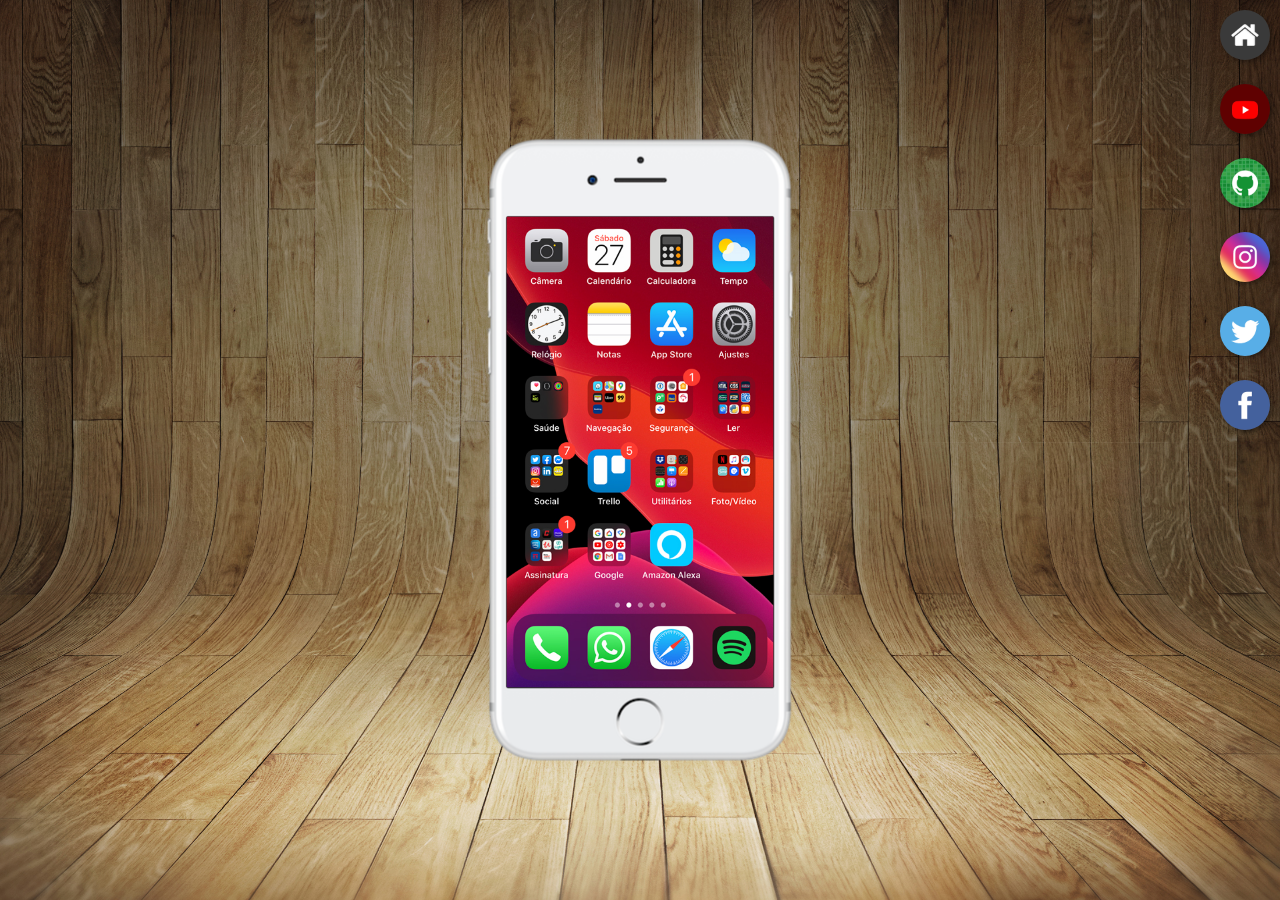
<file: index.html>
<!DOCTYPE html>
<html lang="pt-br">
<head>
    <meta charset="UTF-8">
    <meta name="viewport" content="width=device-width, initial-scale=1.0">
    <link rel="shortcut icon" href="favicon.ico" type="image/x-icon">
    <link rel="stylesheet" href="estilos/style.css">
    <title>Projeto Redes Sociais</title>
</head>
<body>
    <main>
        <section id="telefone">
            <iframe src="home.html" name="tela" id="tela" frameborder="0">
                Seu navegador não é compatível com isso. 
            </iframe>
        </section>
        <section id="redes-sociais">
            <a href="home.html" target="tela"><img src="imagens/logo-home.jpg" alt="home"></a><br>
            <a href="youtube.html" target="tela"><img src="imagens/logo-youtube.jpg" alt="youtube"></a><br>
            <a href="github.html" target="tela"><img src="imagens/logo-github.jpg" alt="github"></a><br>
            <a href="instagram.html" target="tela"><img src="imagens/logo-instagram.jpg" alt="instagram"></a><br>
            <a href="twitter.html" target="tela"><img src="imagens/logo-twitter.jpg" alt="twitter"></a><br>
            <a href="facebook.html" target="tela"><img src="imagens/logo-facebook.jpg" alt="facebook"></a>
        </section>
    </main>
</body>
</html>
</file>
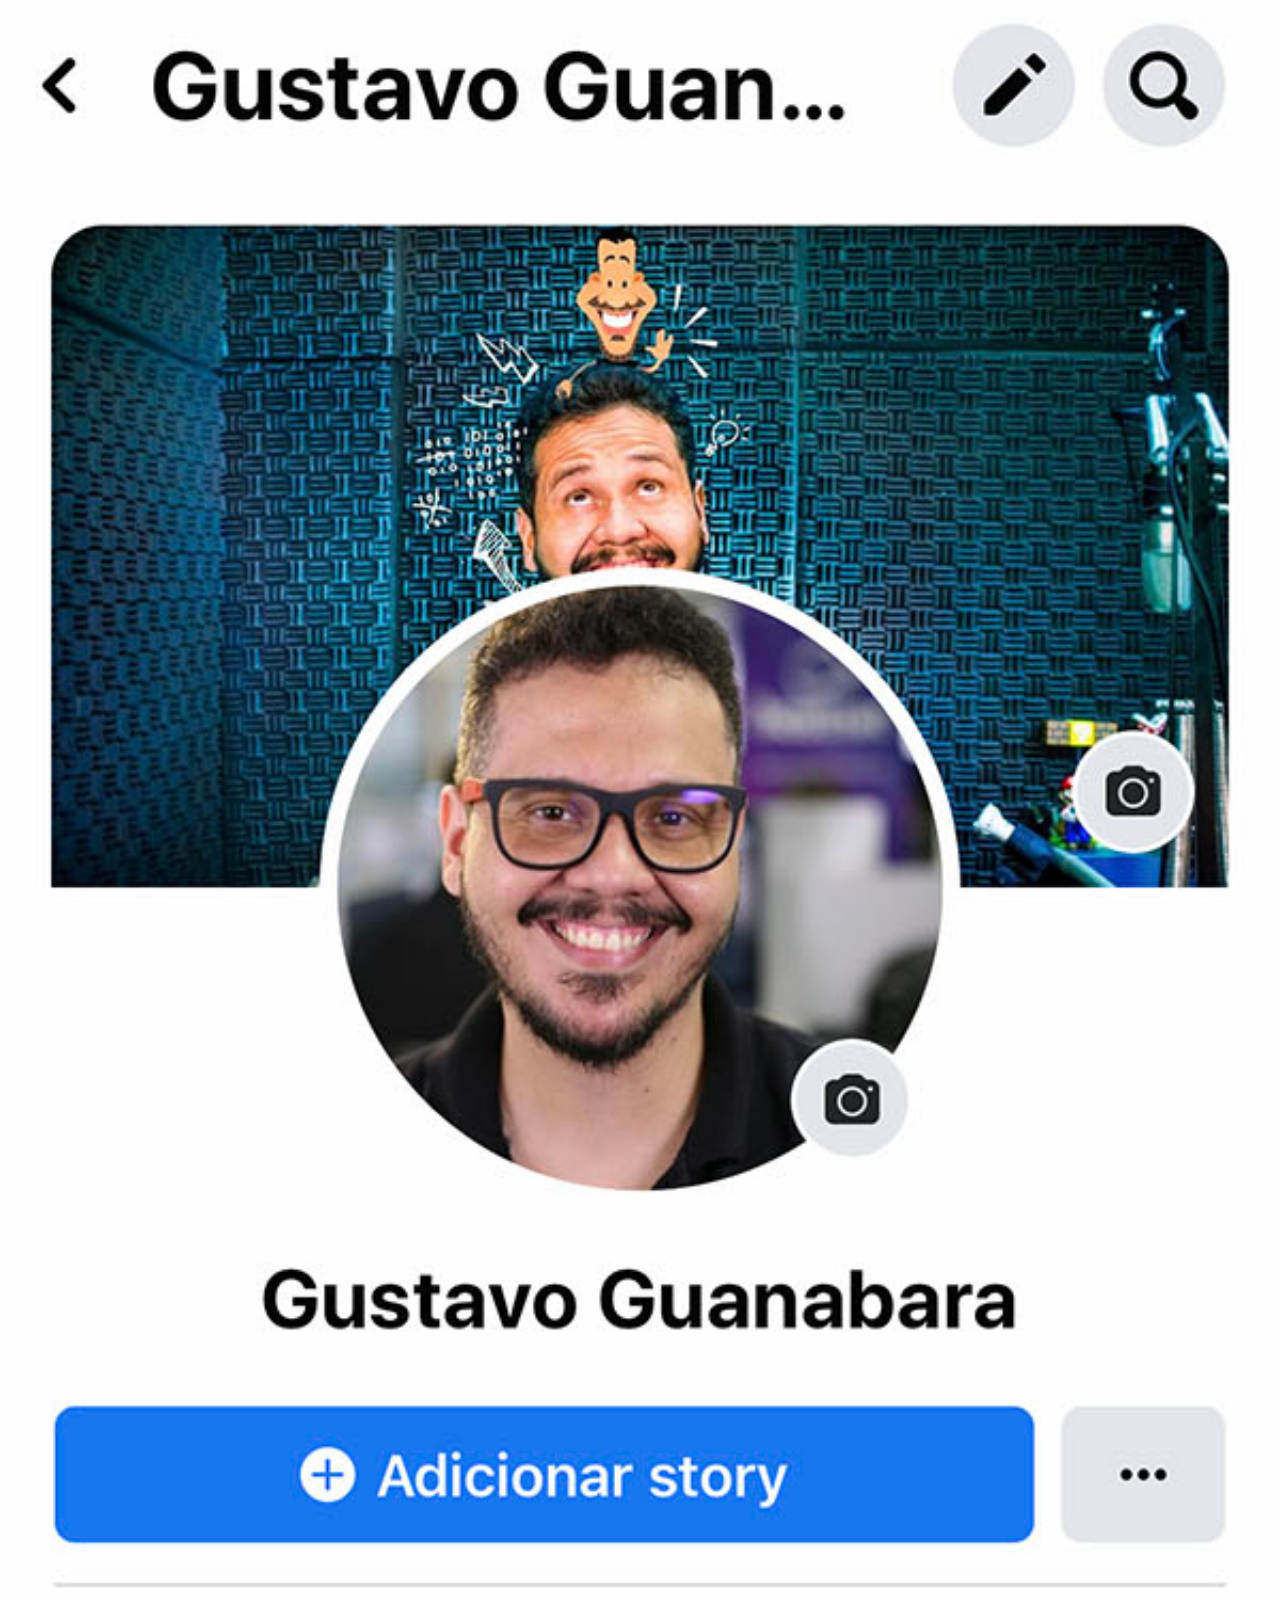
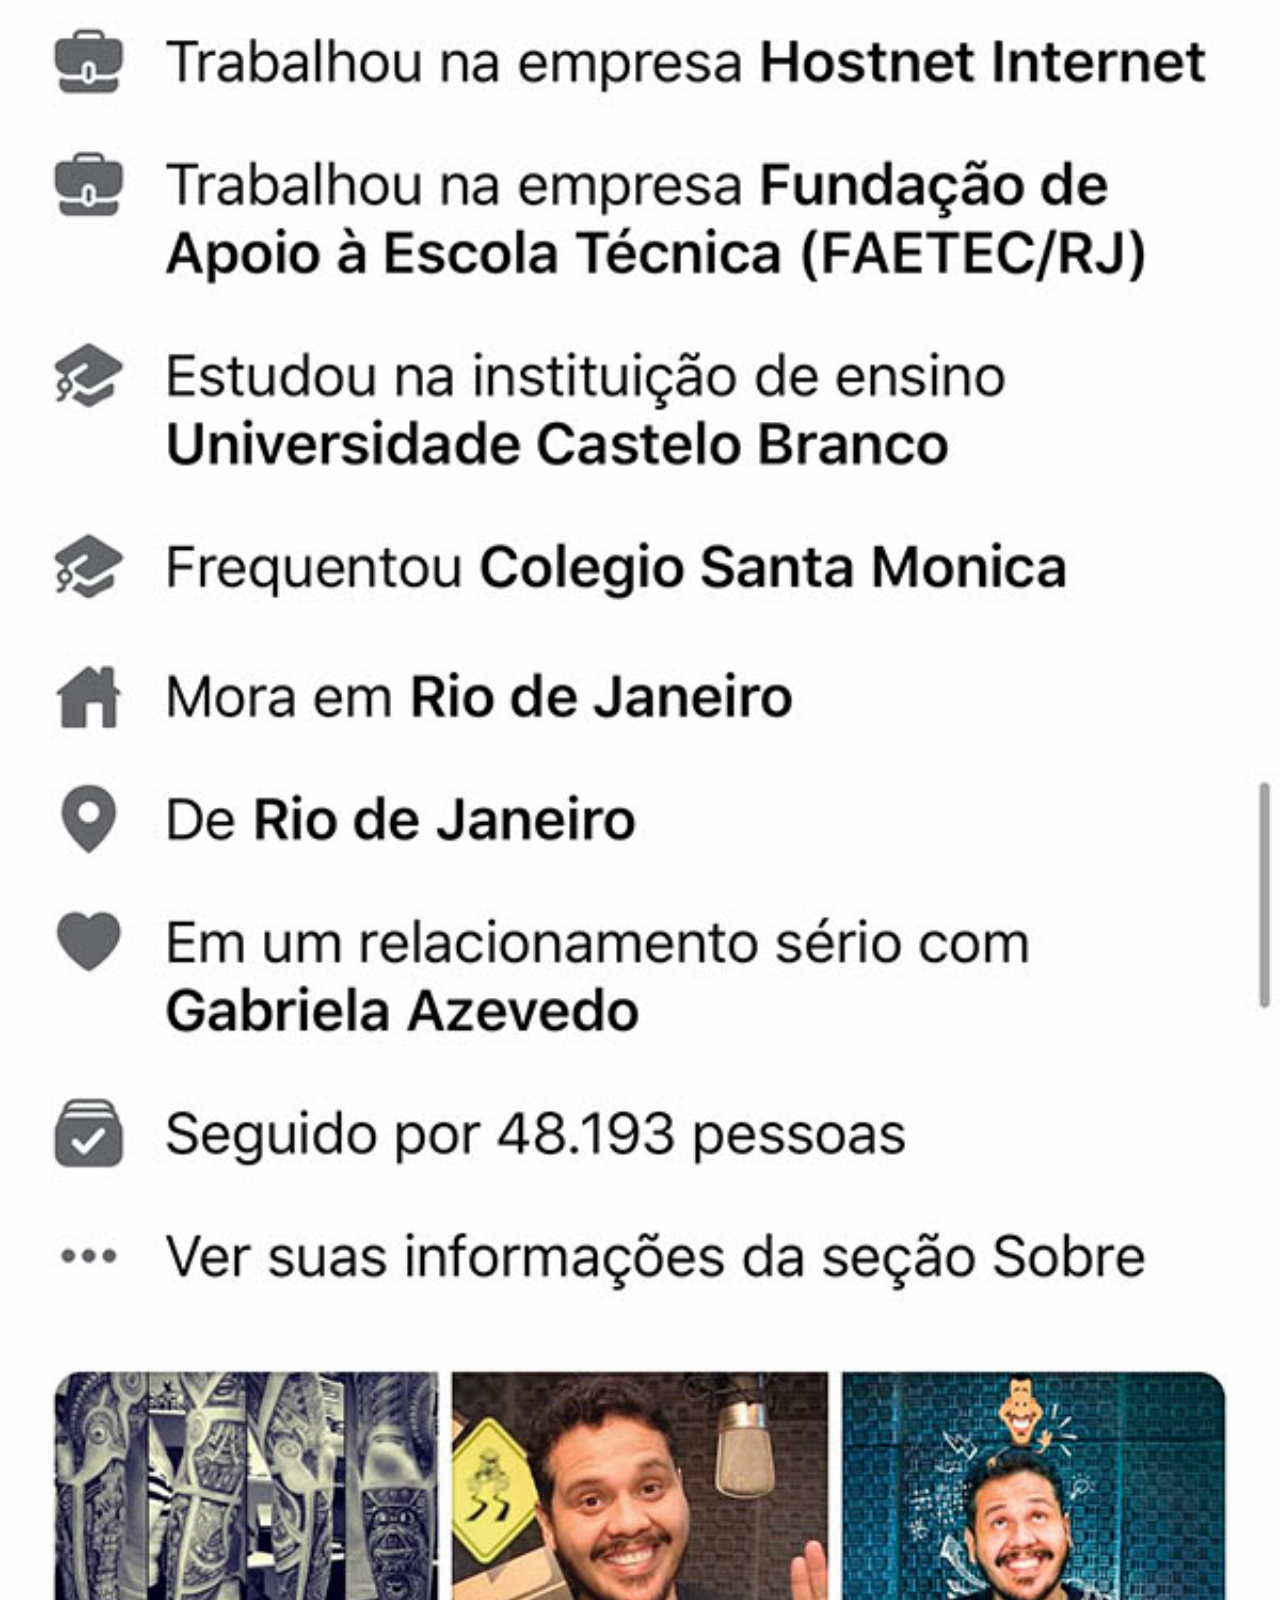
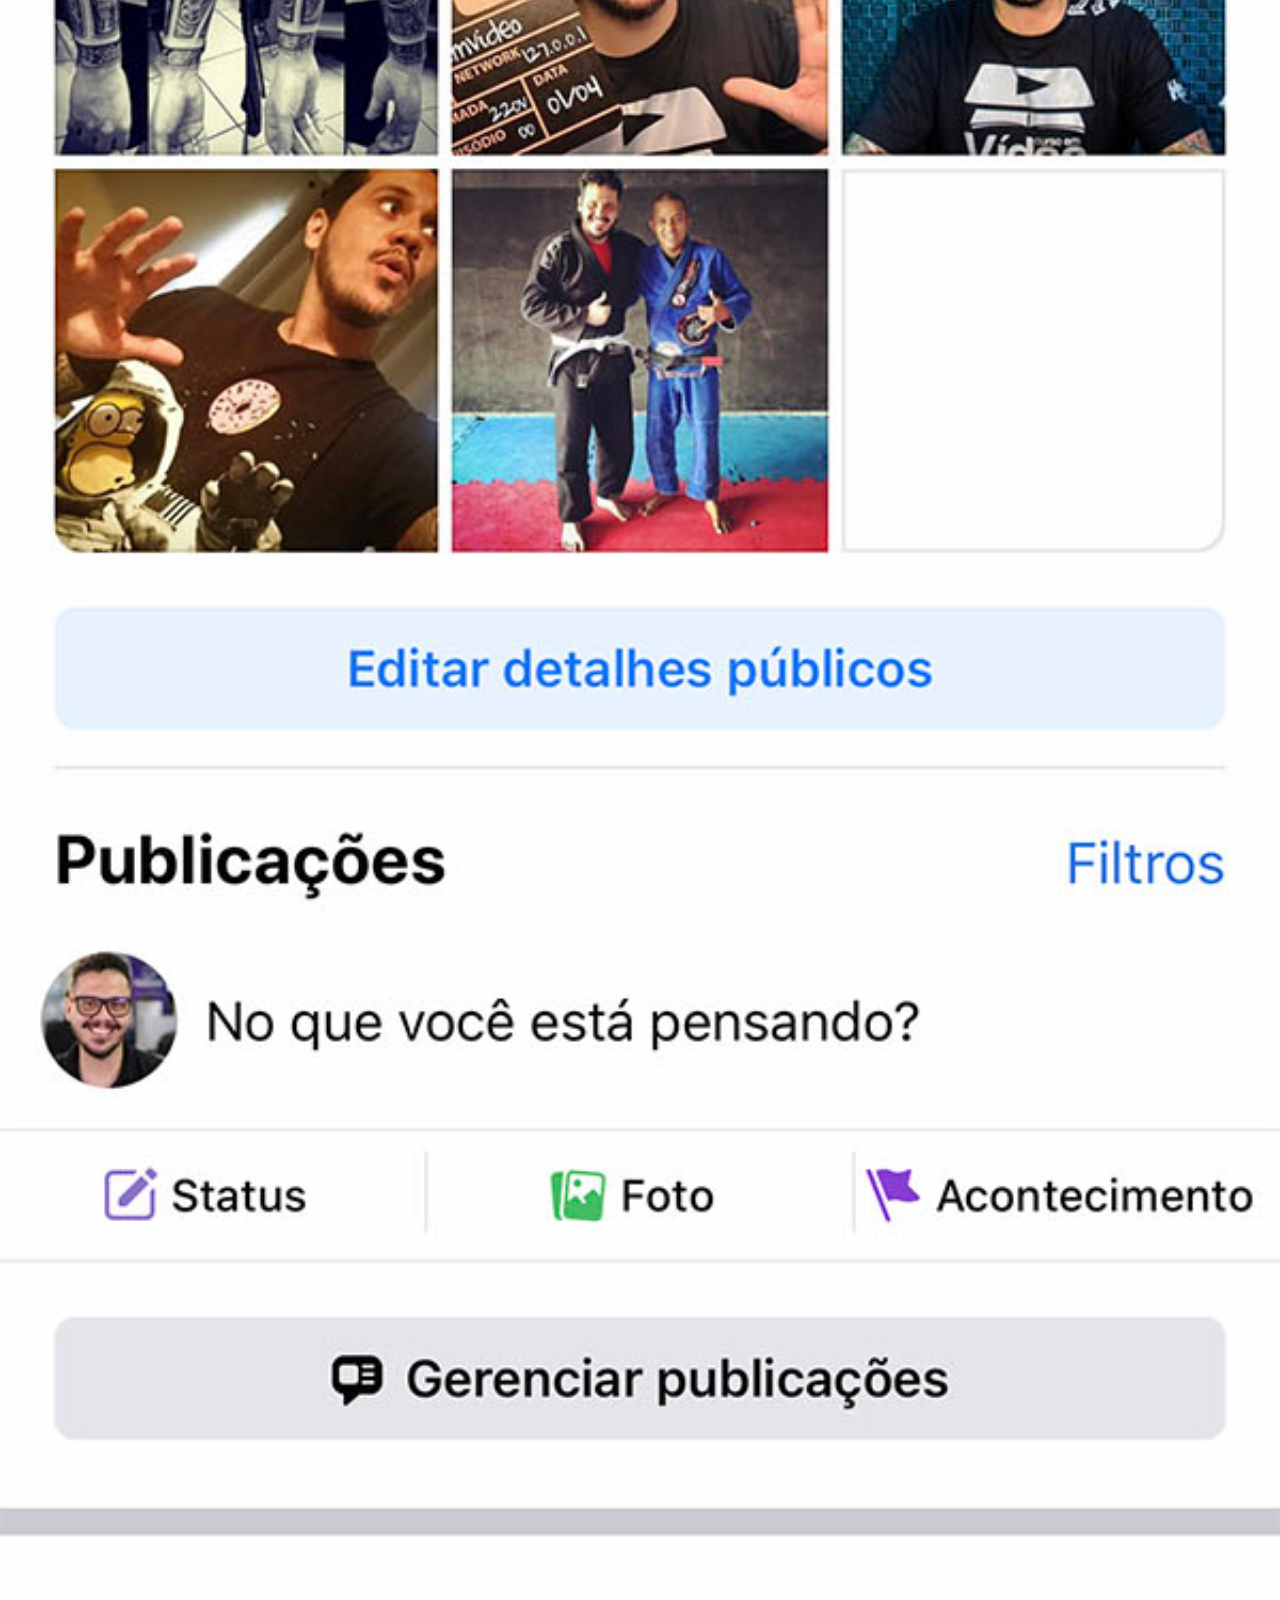
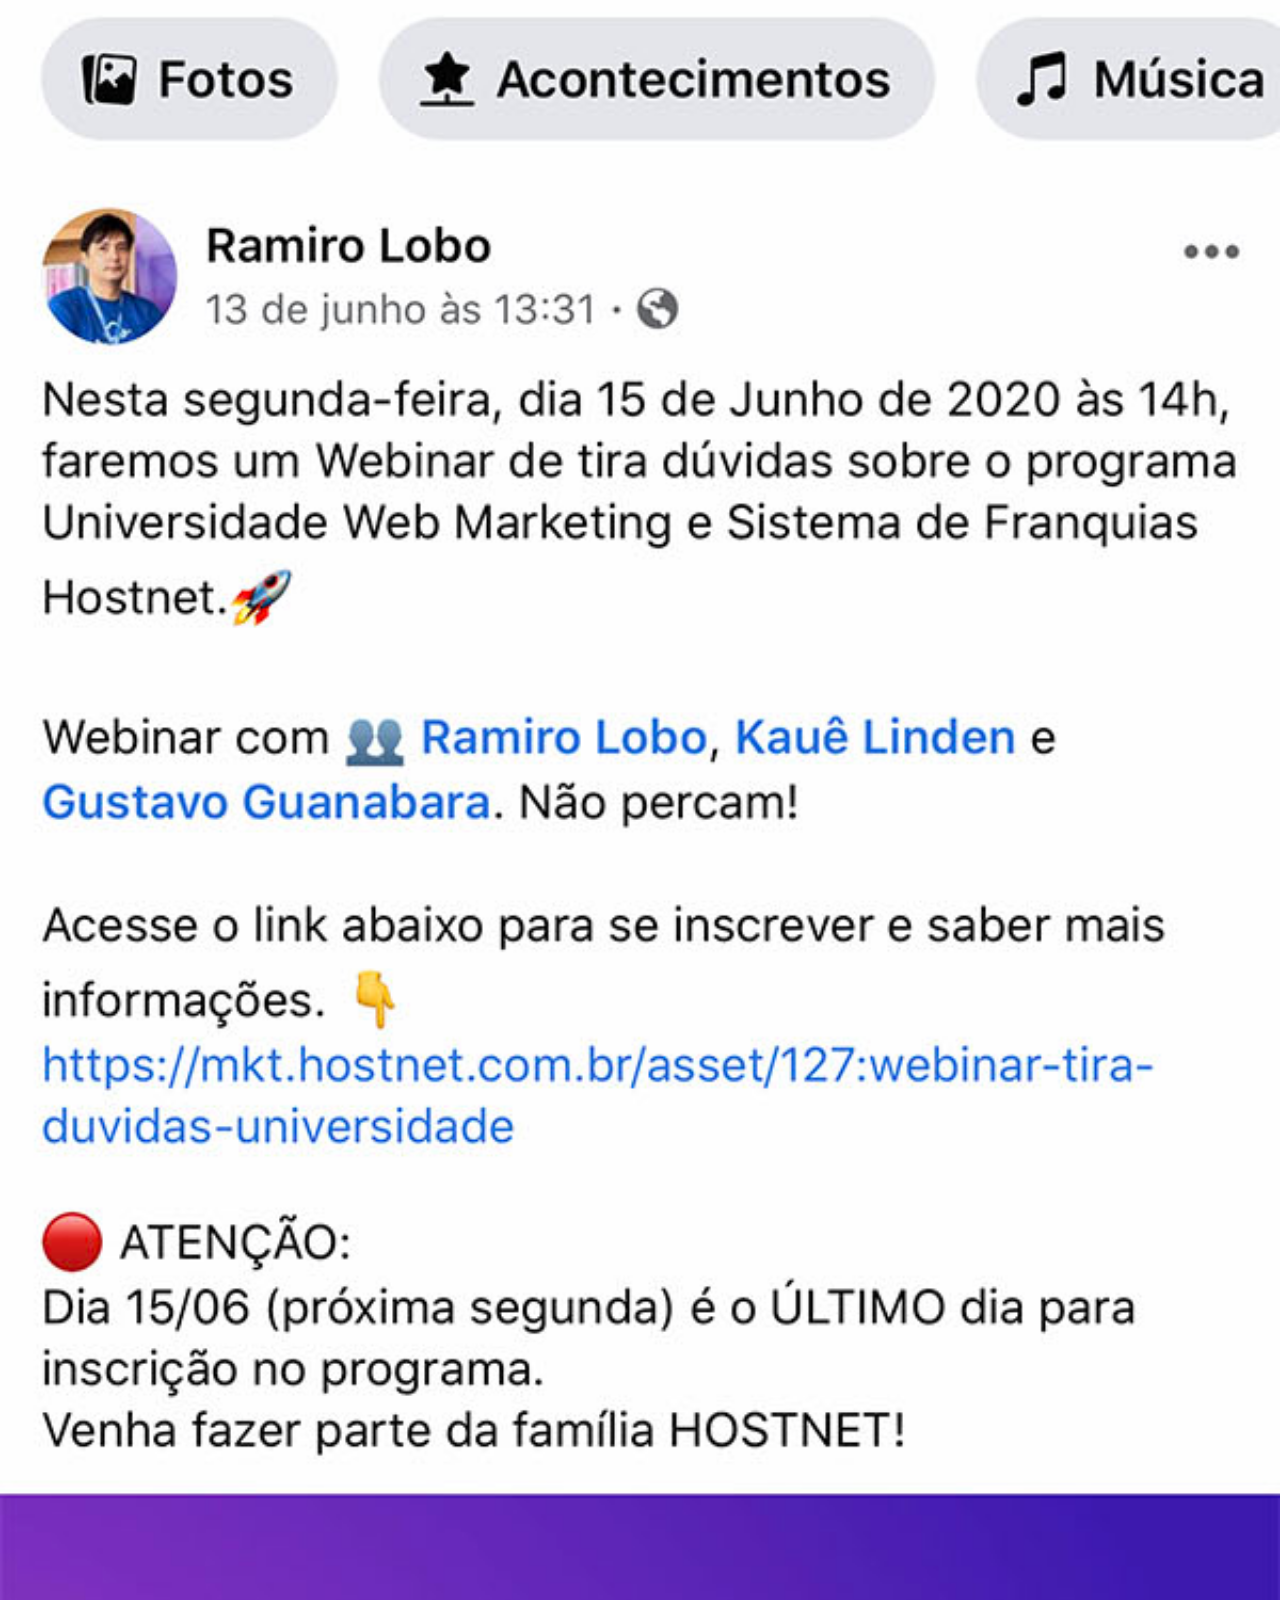
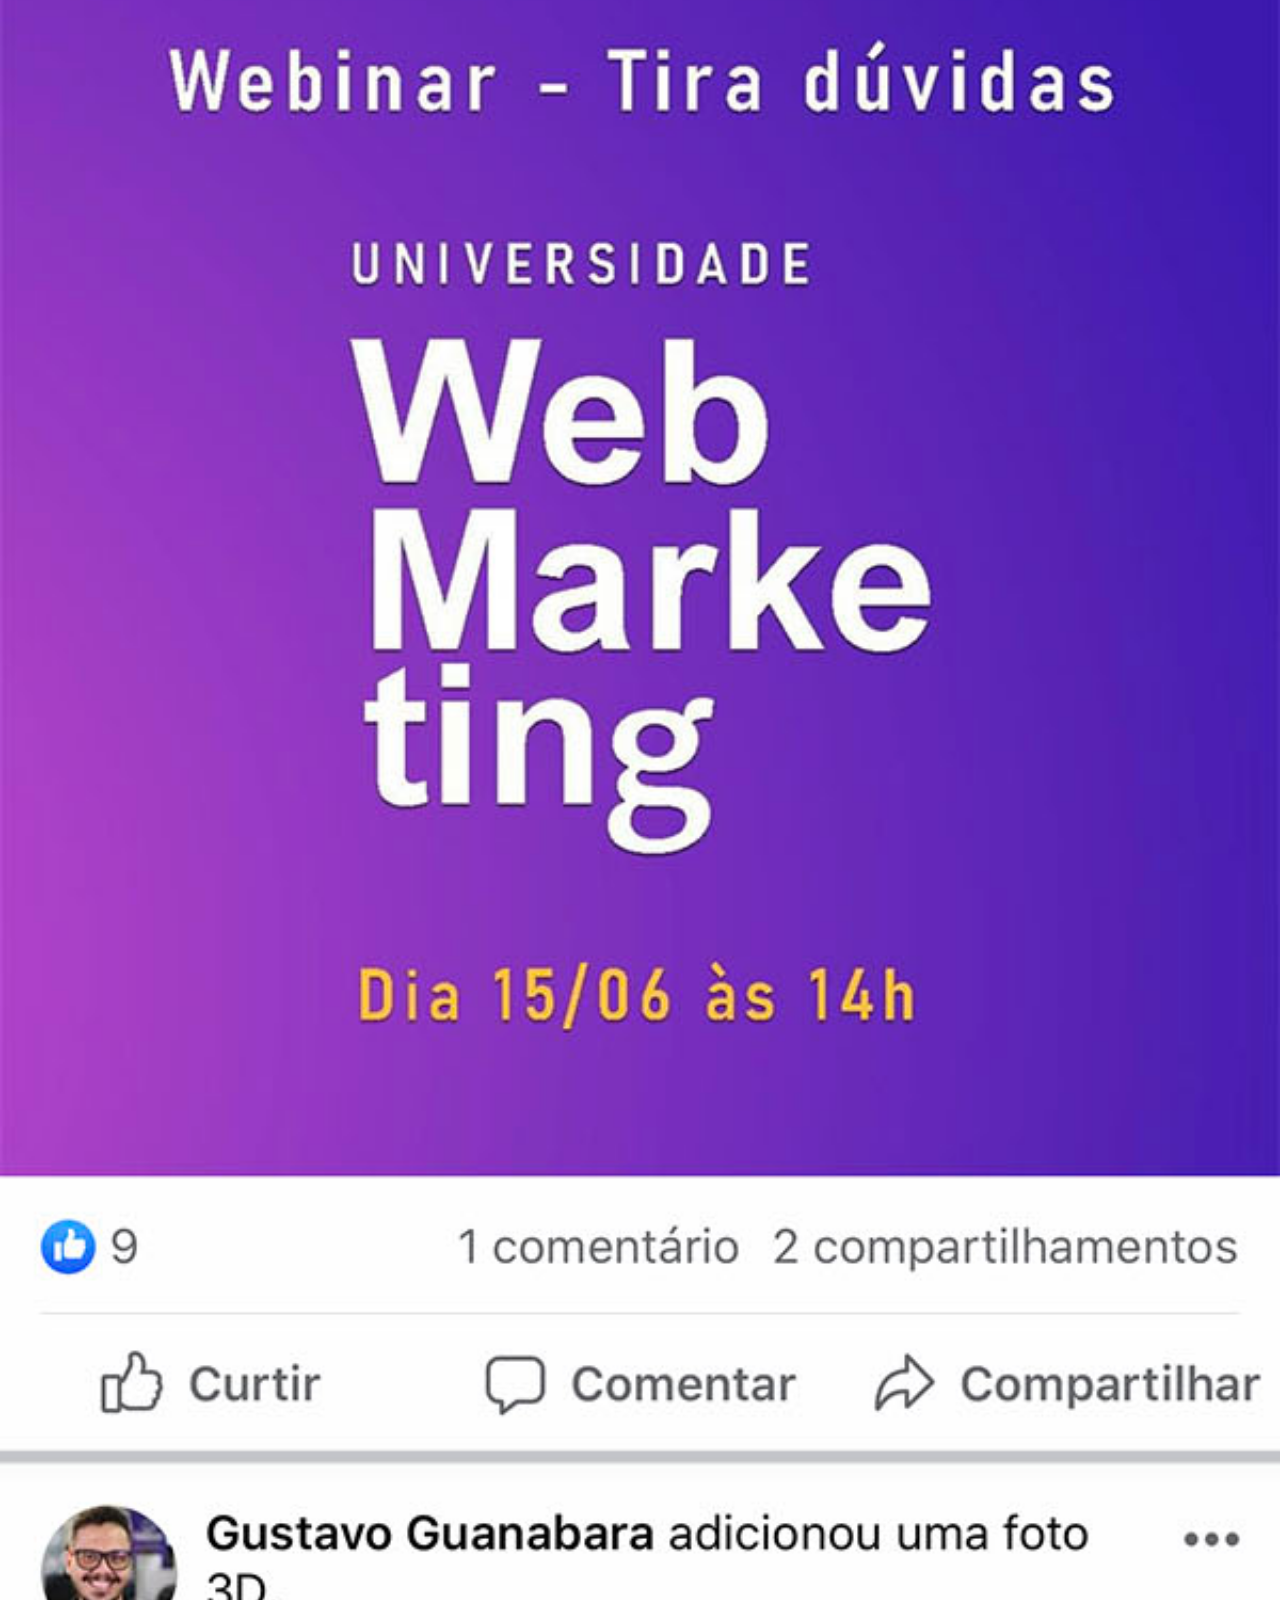
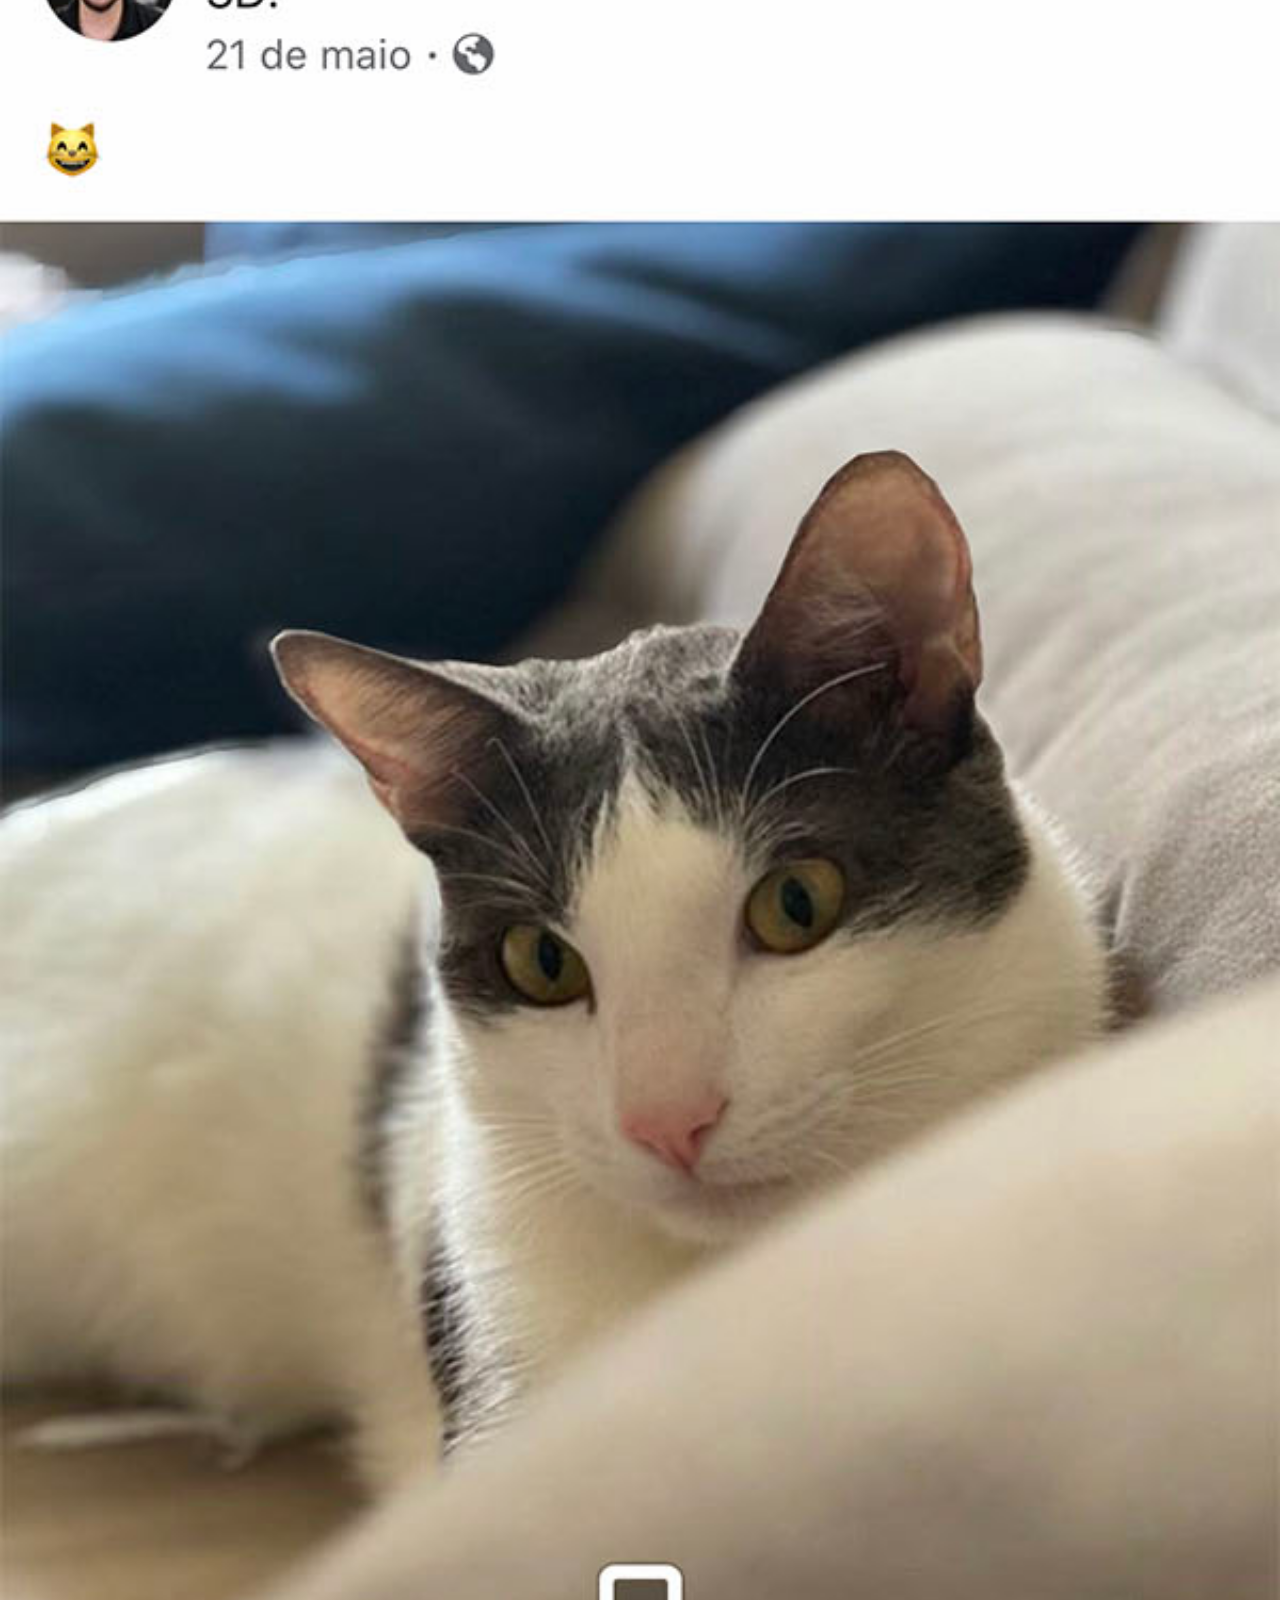
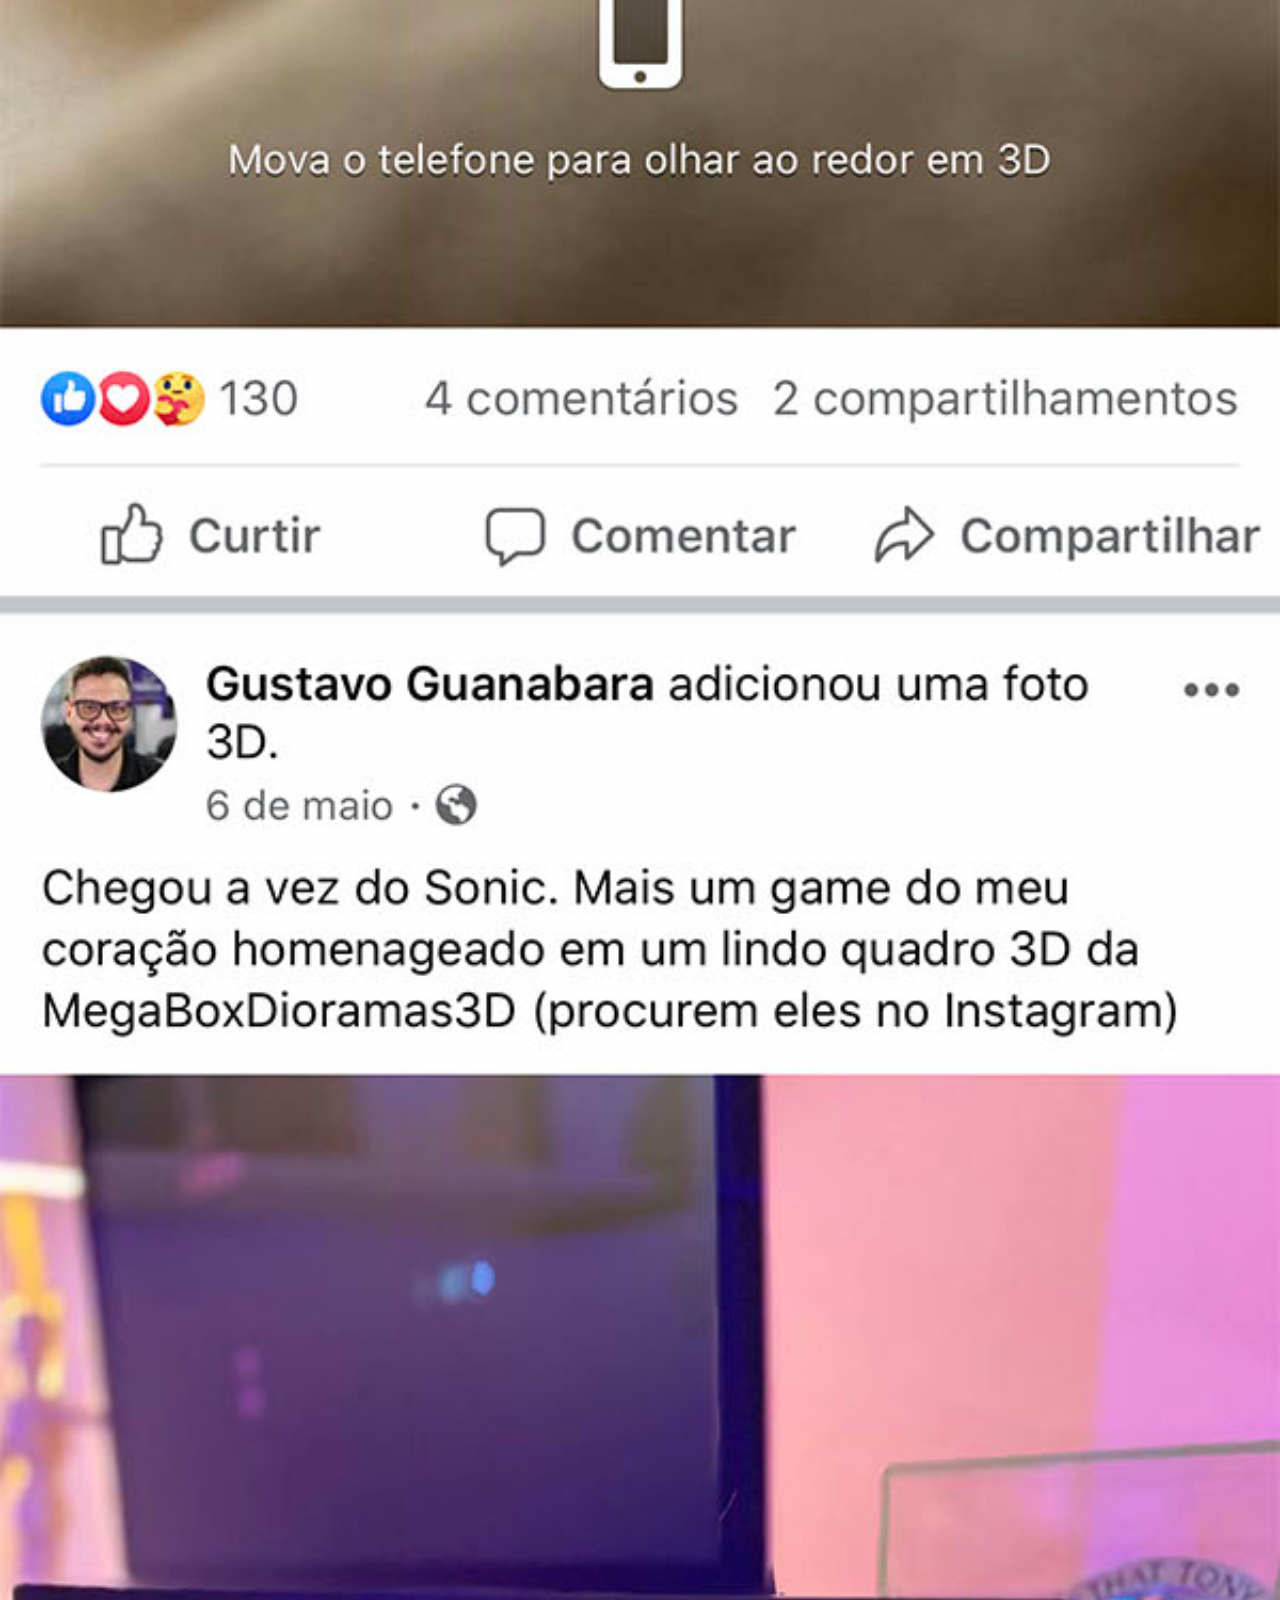
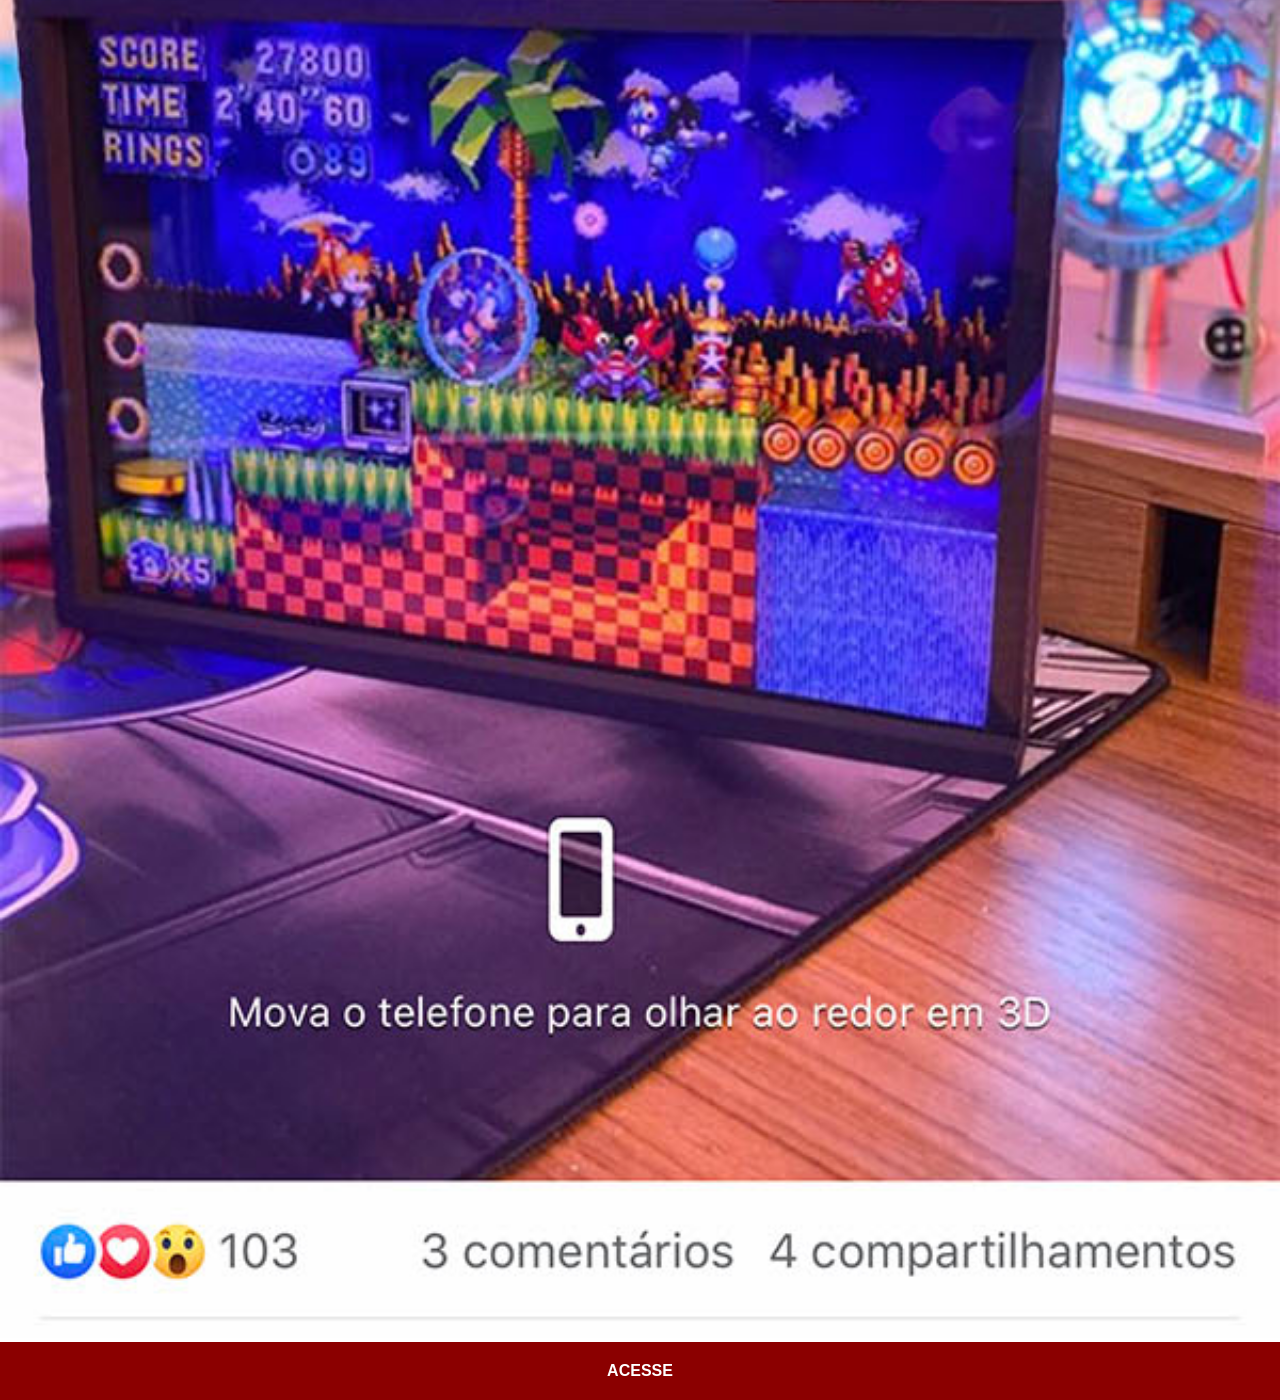
<file: facebook.html>
<!DOCTYPE html>
<html lang="pt-br">
<head>
    <meta charset="UTF-8">
    <meta name="viewport" content="width=device-width, initial-scale=1.0">
    <title>Facebook</title>
    <link rel="stylesheet" href="estilos/social.css">
</head>
<body>
    <img src="imagens/tela-facebook.jpg" alt="">
    <a href="https://www.facebook.com/gustavoguanabara/?locale=pt_BR" target="_blank">ACESSE</a>
</body>
</html>
</file>
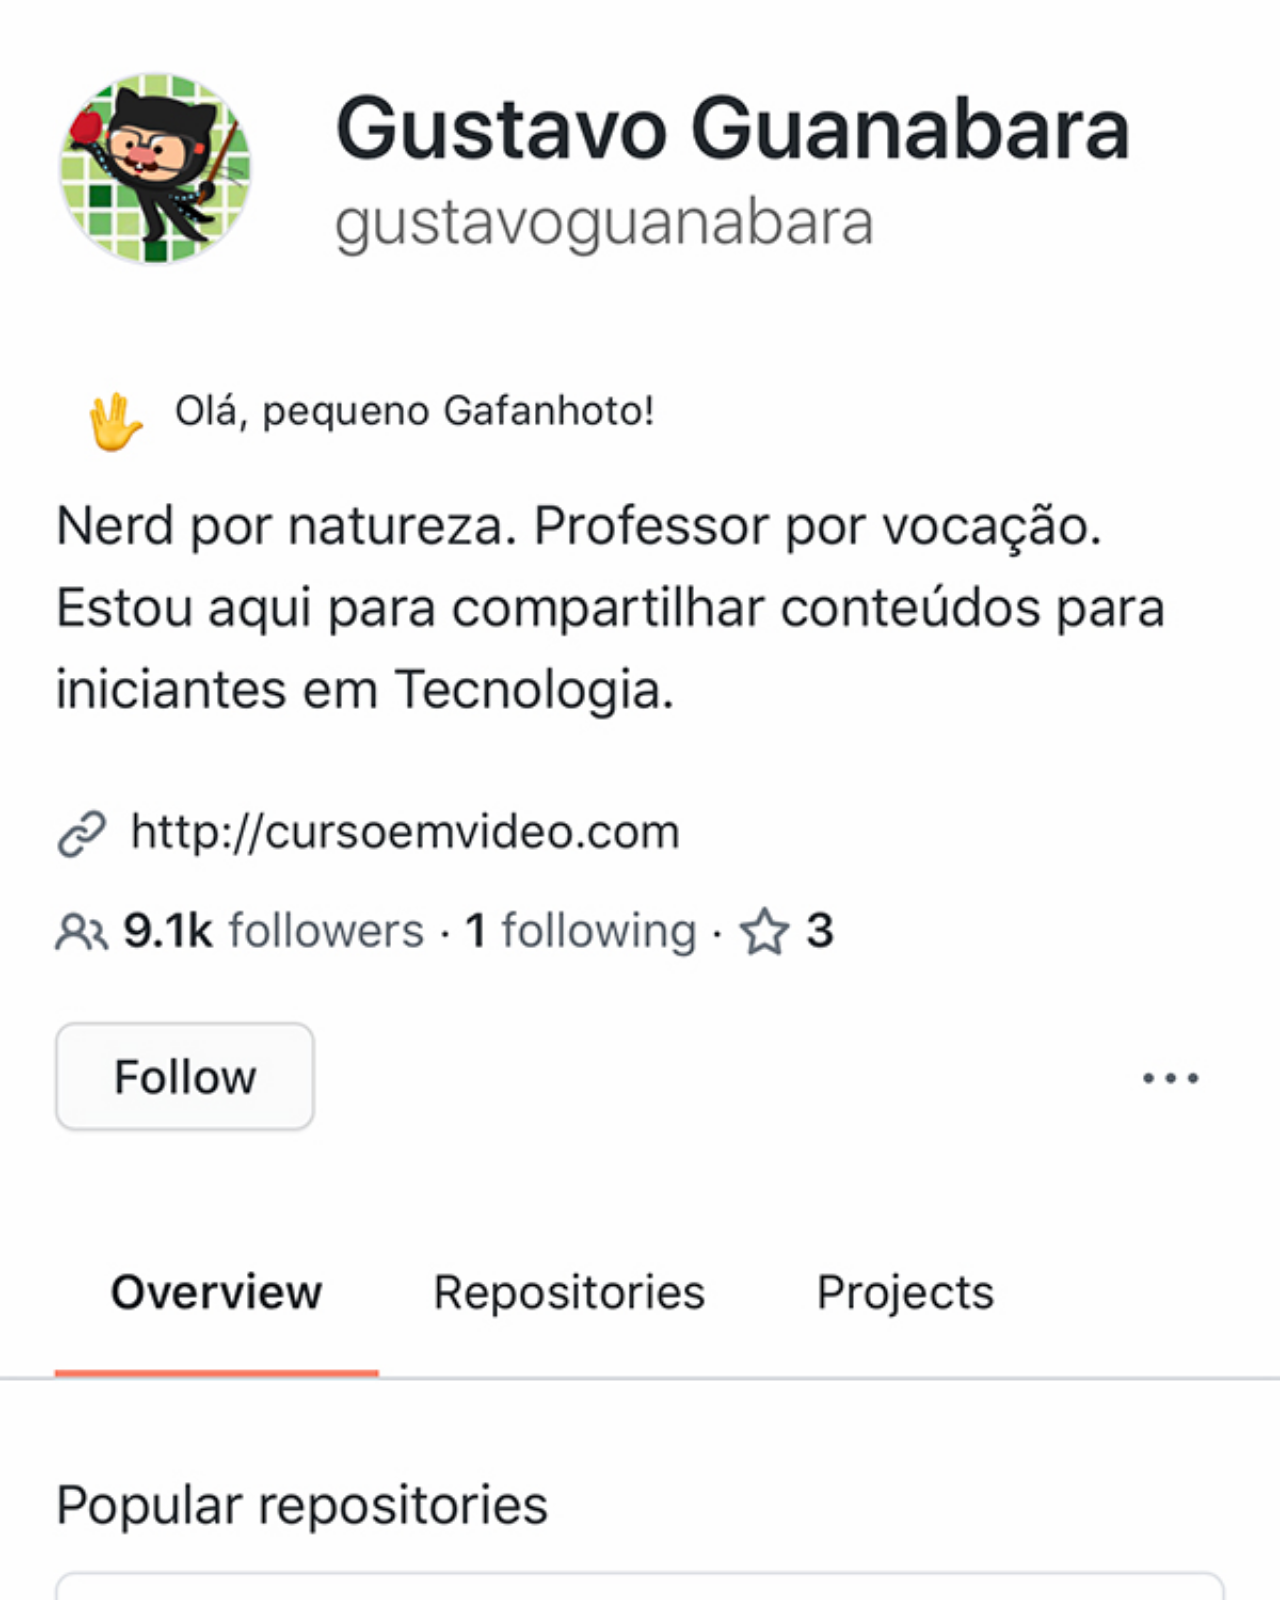
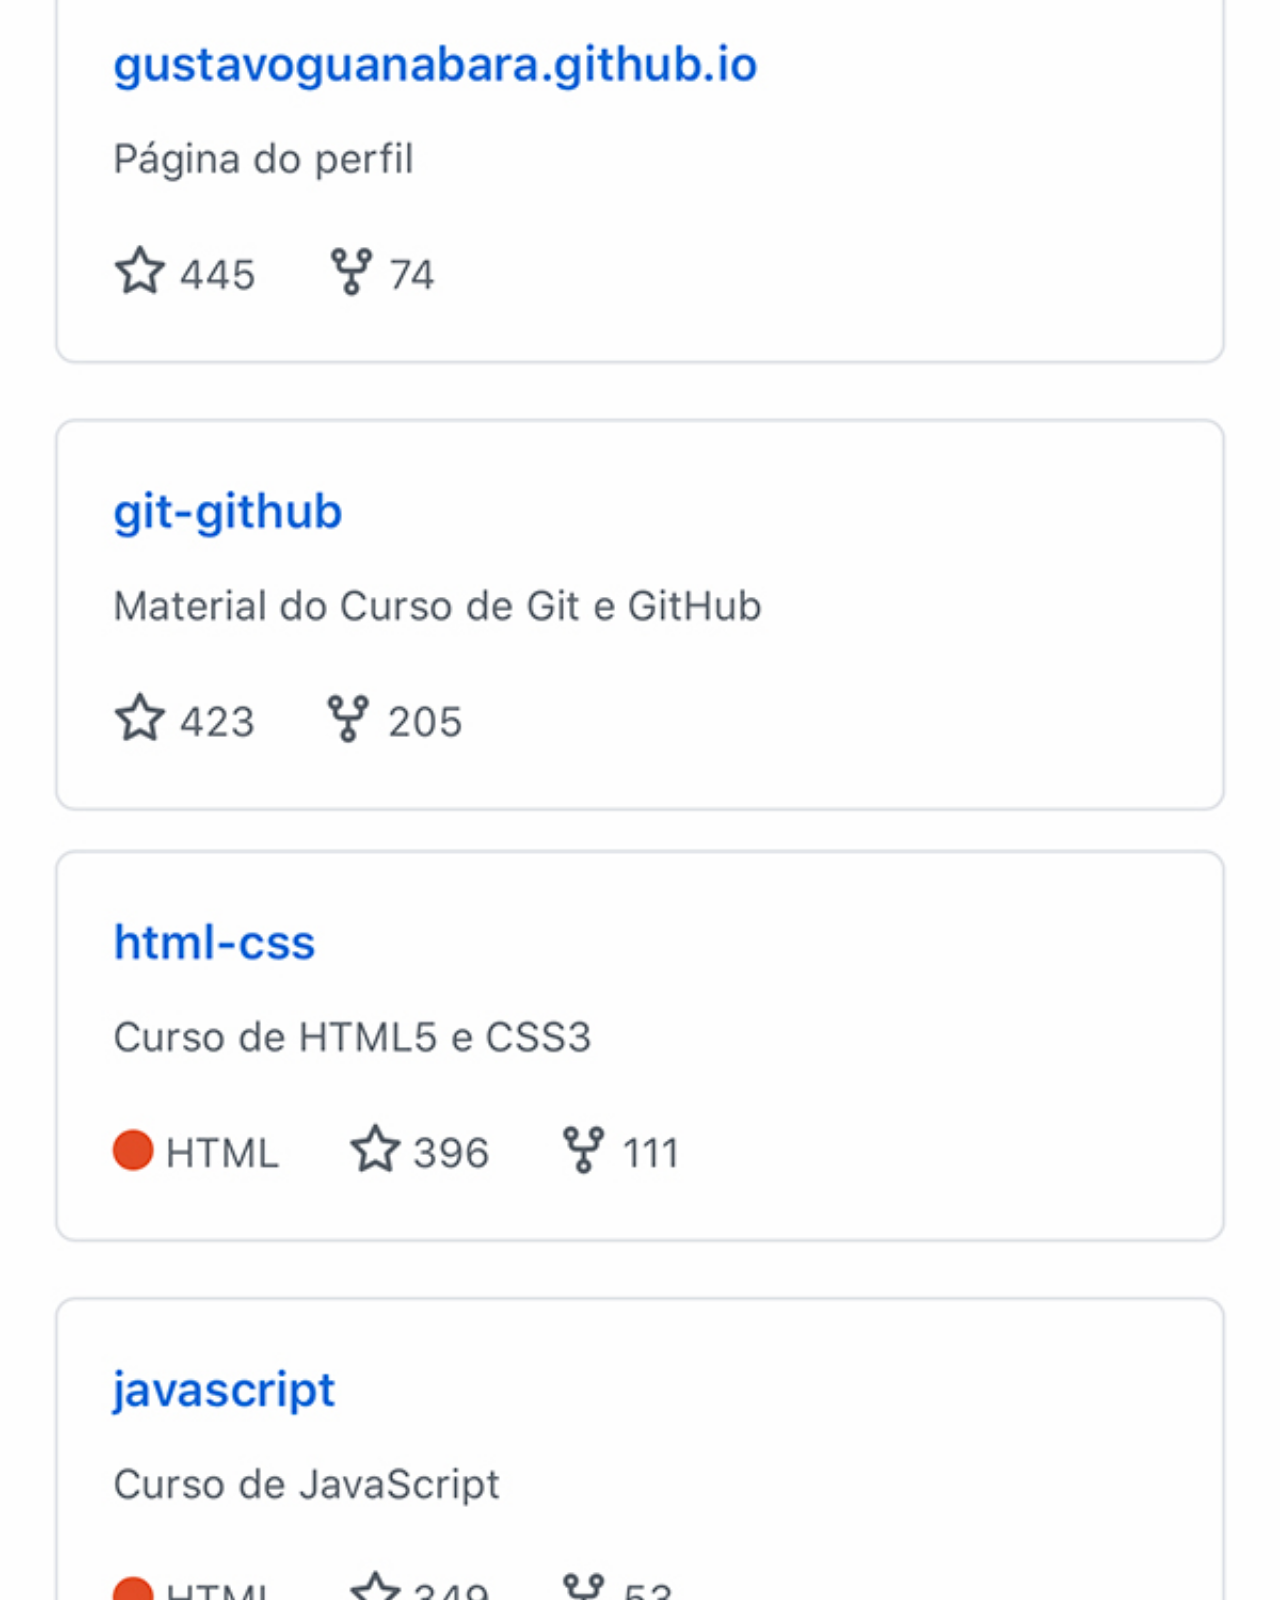
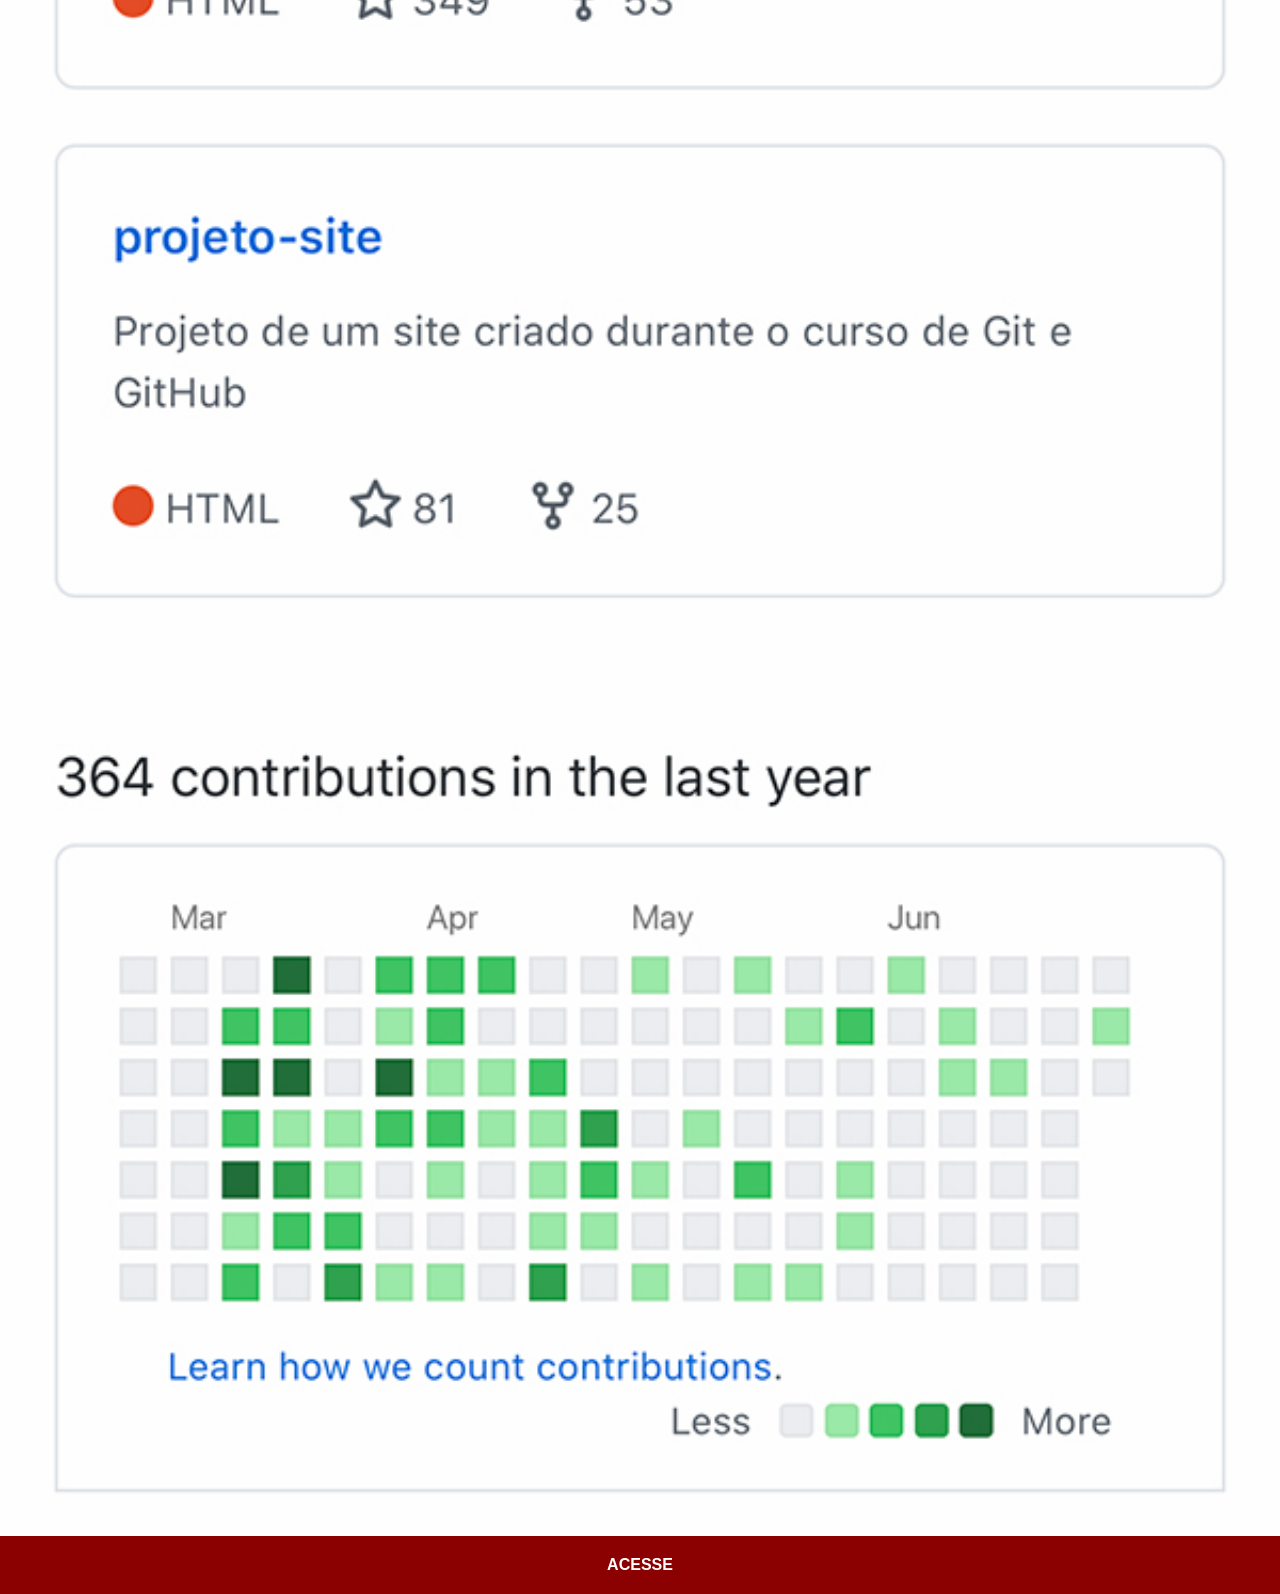
<file: github.html>
<!DOCTYPE html>
<html lang="pt-br">
<head>
    <meta charset="UTF-8">
    <meta name="viewport" content="width=device-width, initial-scale=1.0">
    <title>Github</title>
    <link rel="stylesheet" href="estilos/social.css">
</head>
<body>
    <img src="imagens/tela-github.jpg" alt="">
    <a href="https://github.com/gustavoguanabara?tab=repositories" target="_blank">ACESSE</a>
</body>
</html>
</file>
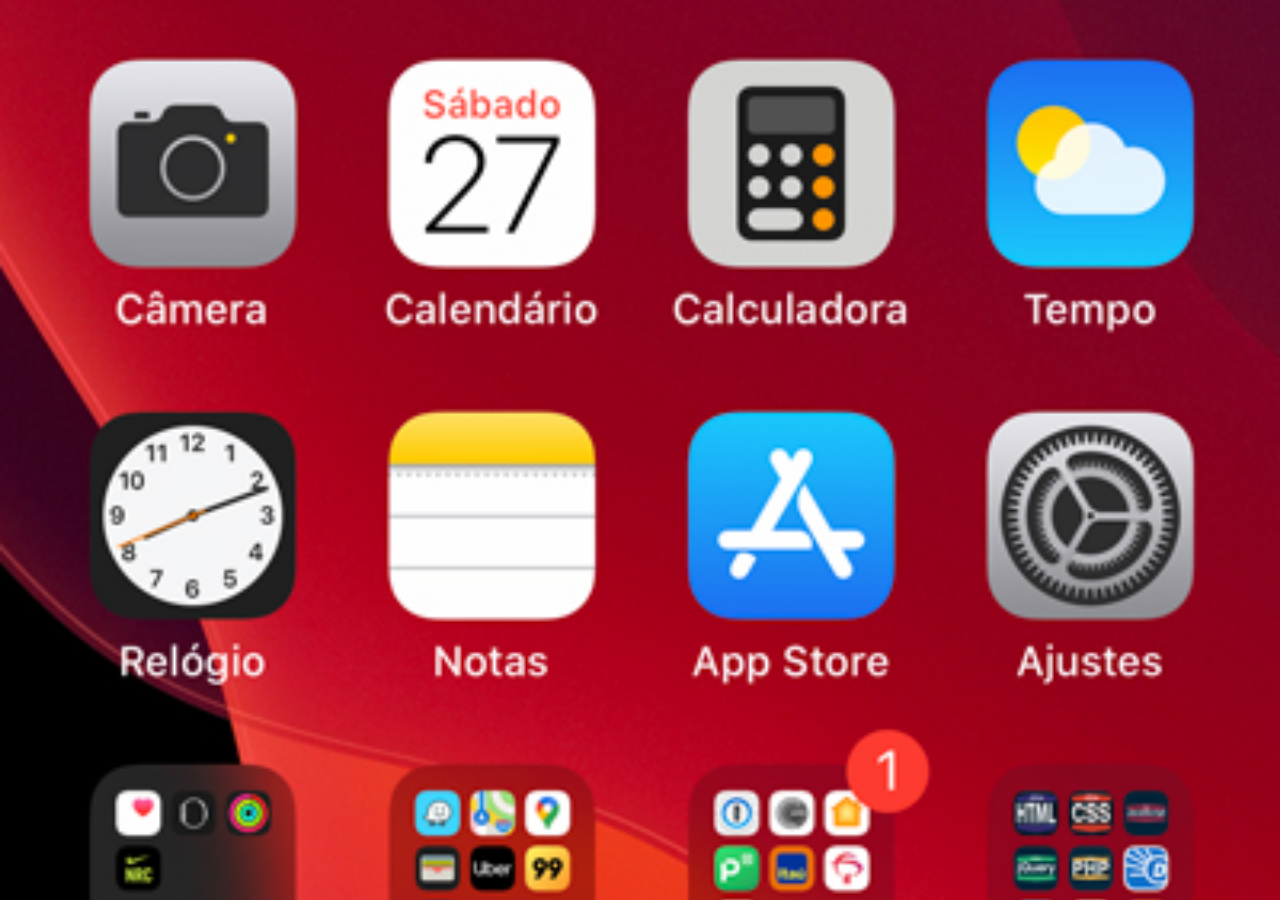
<file: home.html>
<!DOCTYPE html>
<html lang="pt-br">
<head>
    <meta charset="UTF-8">
    <meta name="viewport" content="width=device-width, initial-scale=1.0">
    <title>Home</title>
    <style>
        *{
            margin: 0px;
            padding: 0px;
        }
        body{
            width: 100vw;
            height: 100vh;
            background: black url('imagens/tela-home.jpg') no-repeat top center;
            background-size: cover;
        }
    </style>
</head>
<body>
    
</body>
</html>
</file>
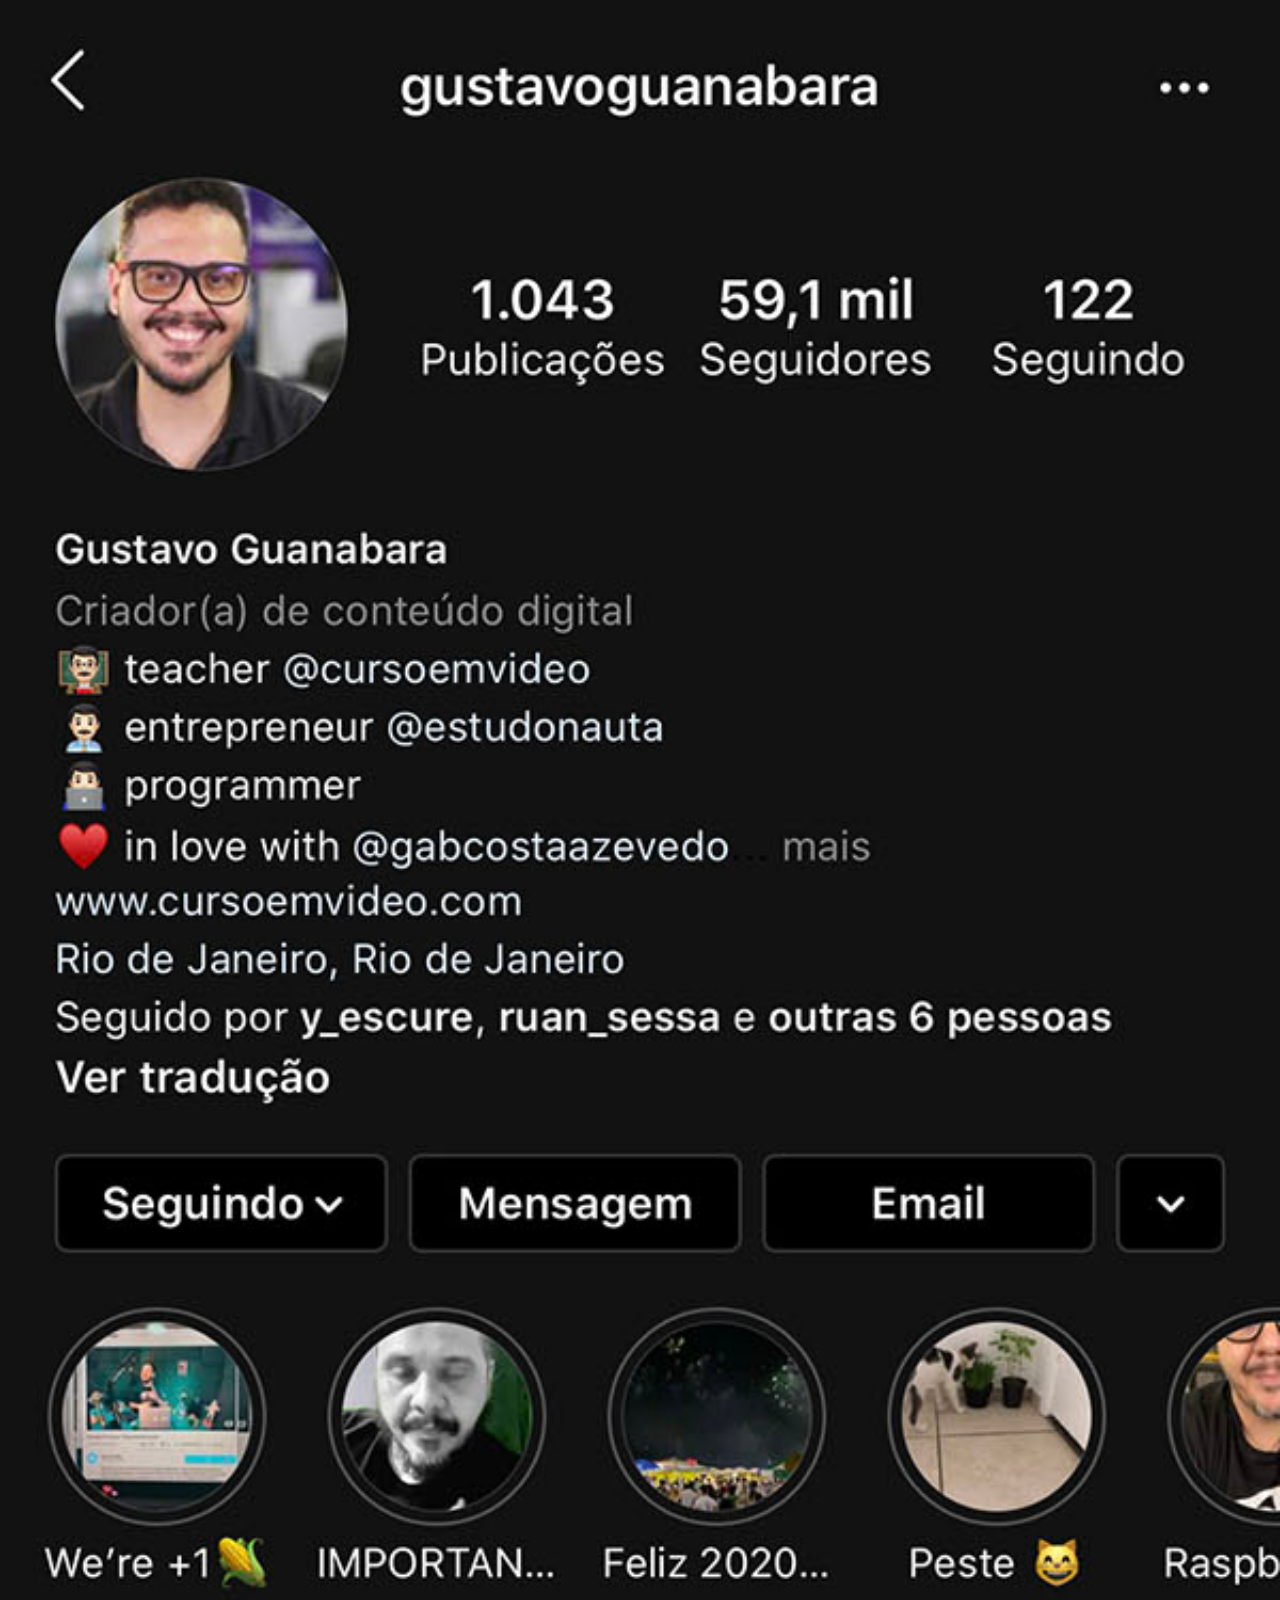
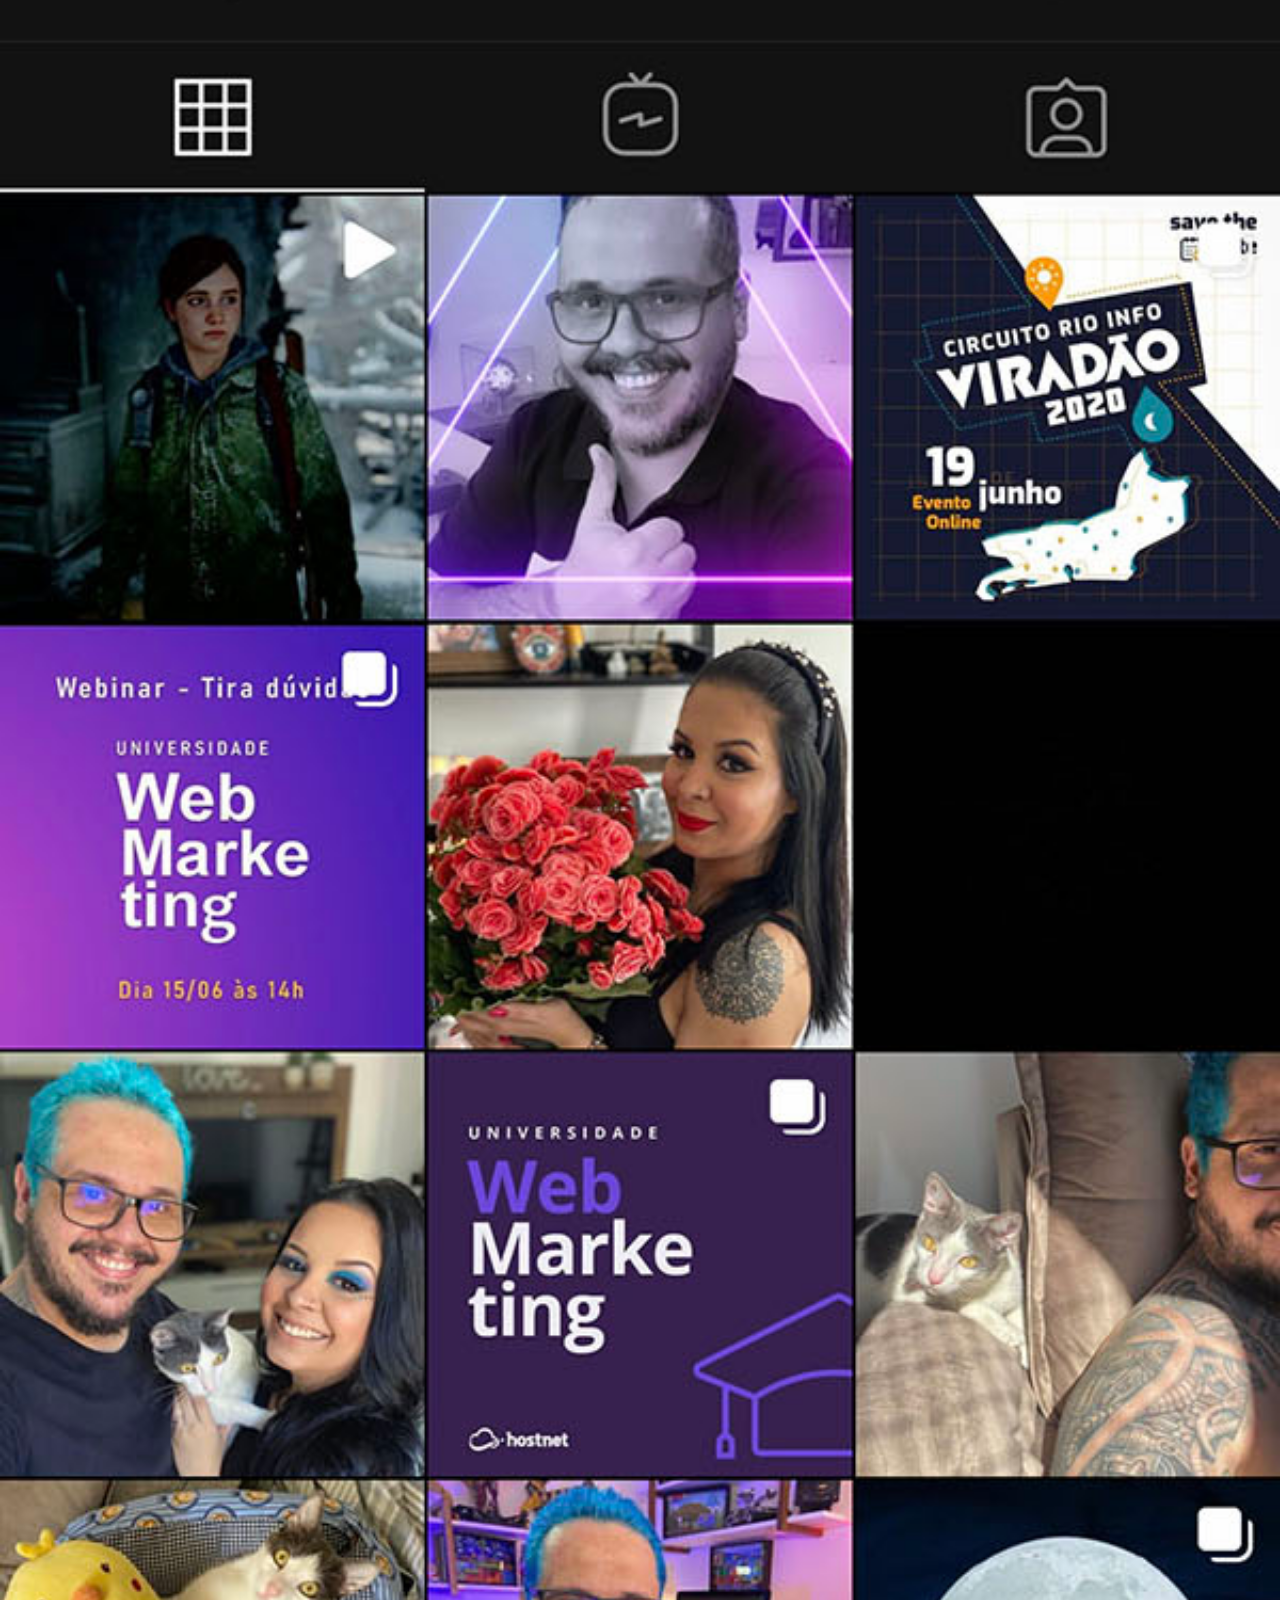
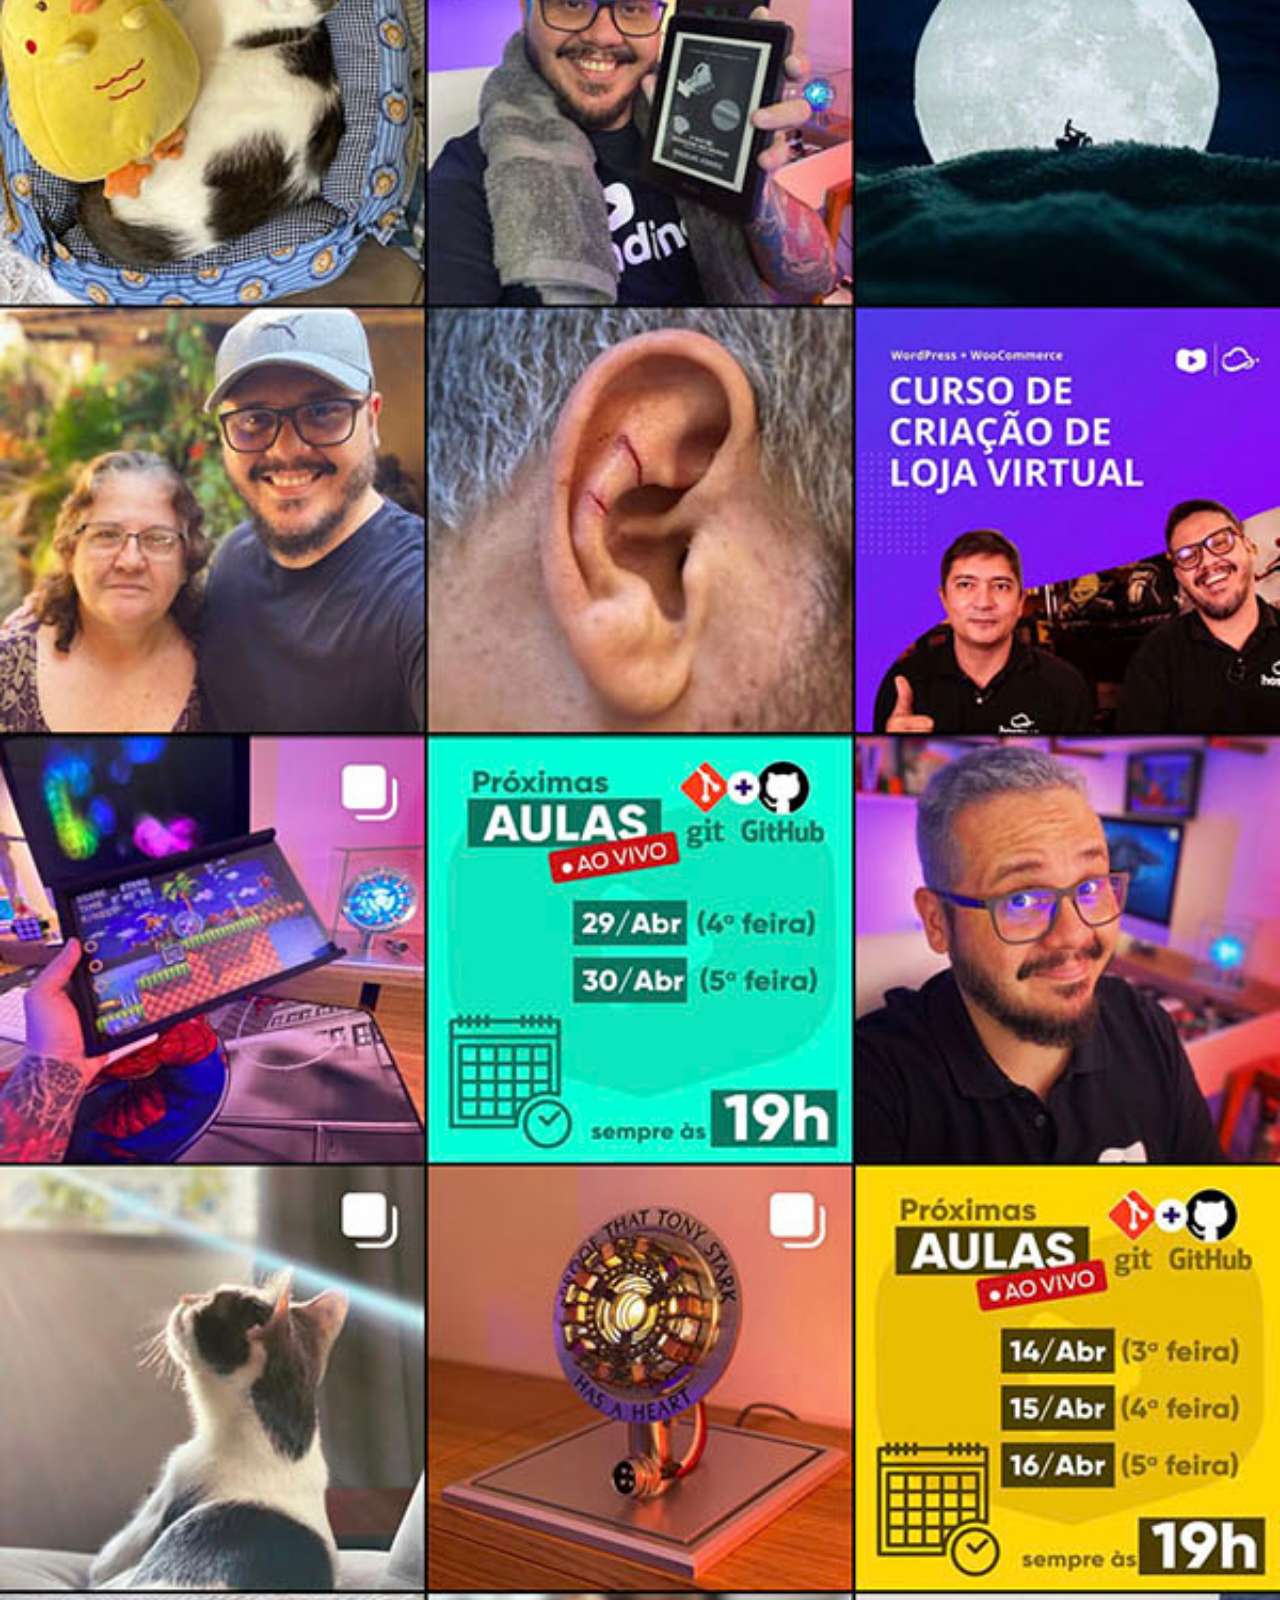
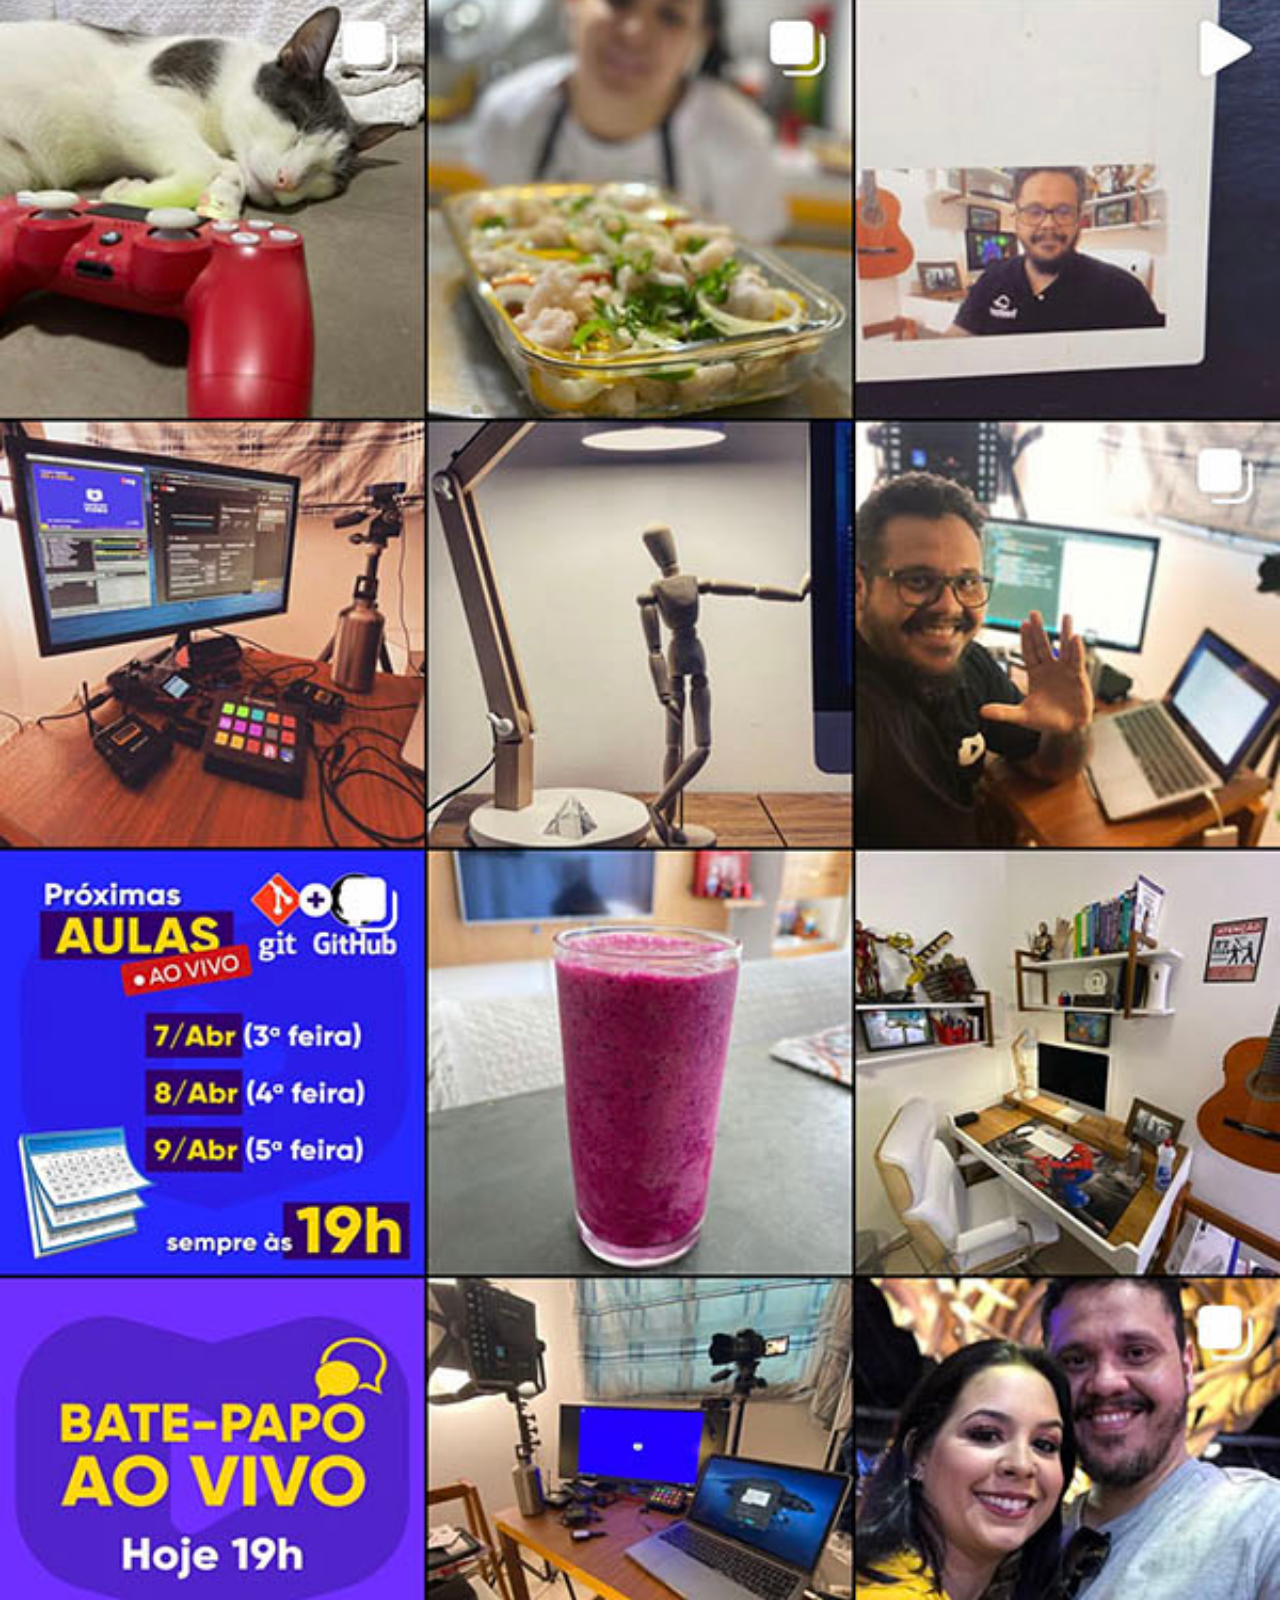
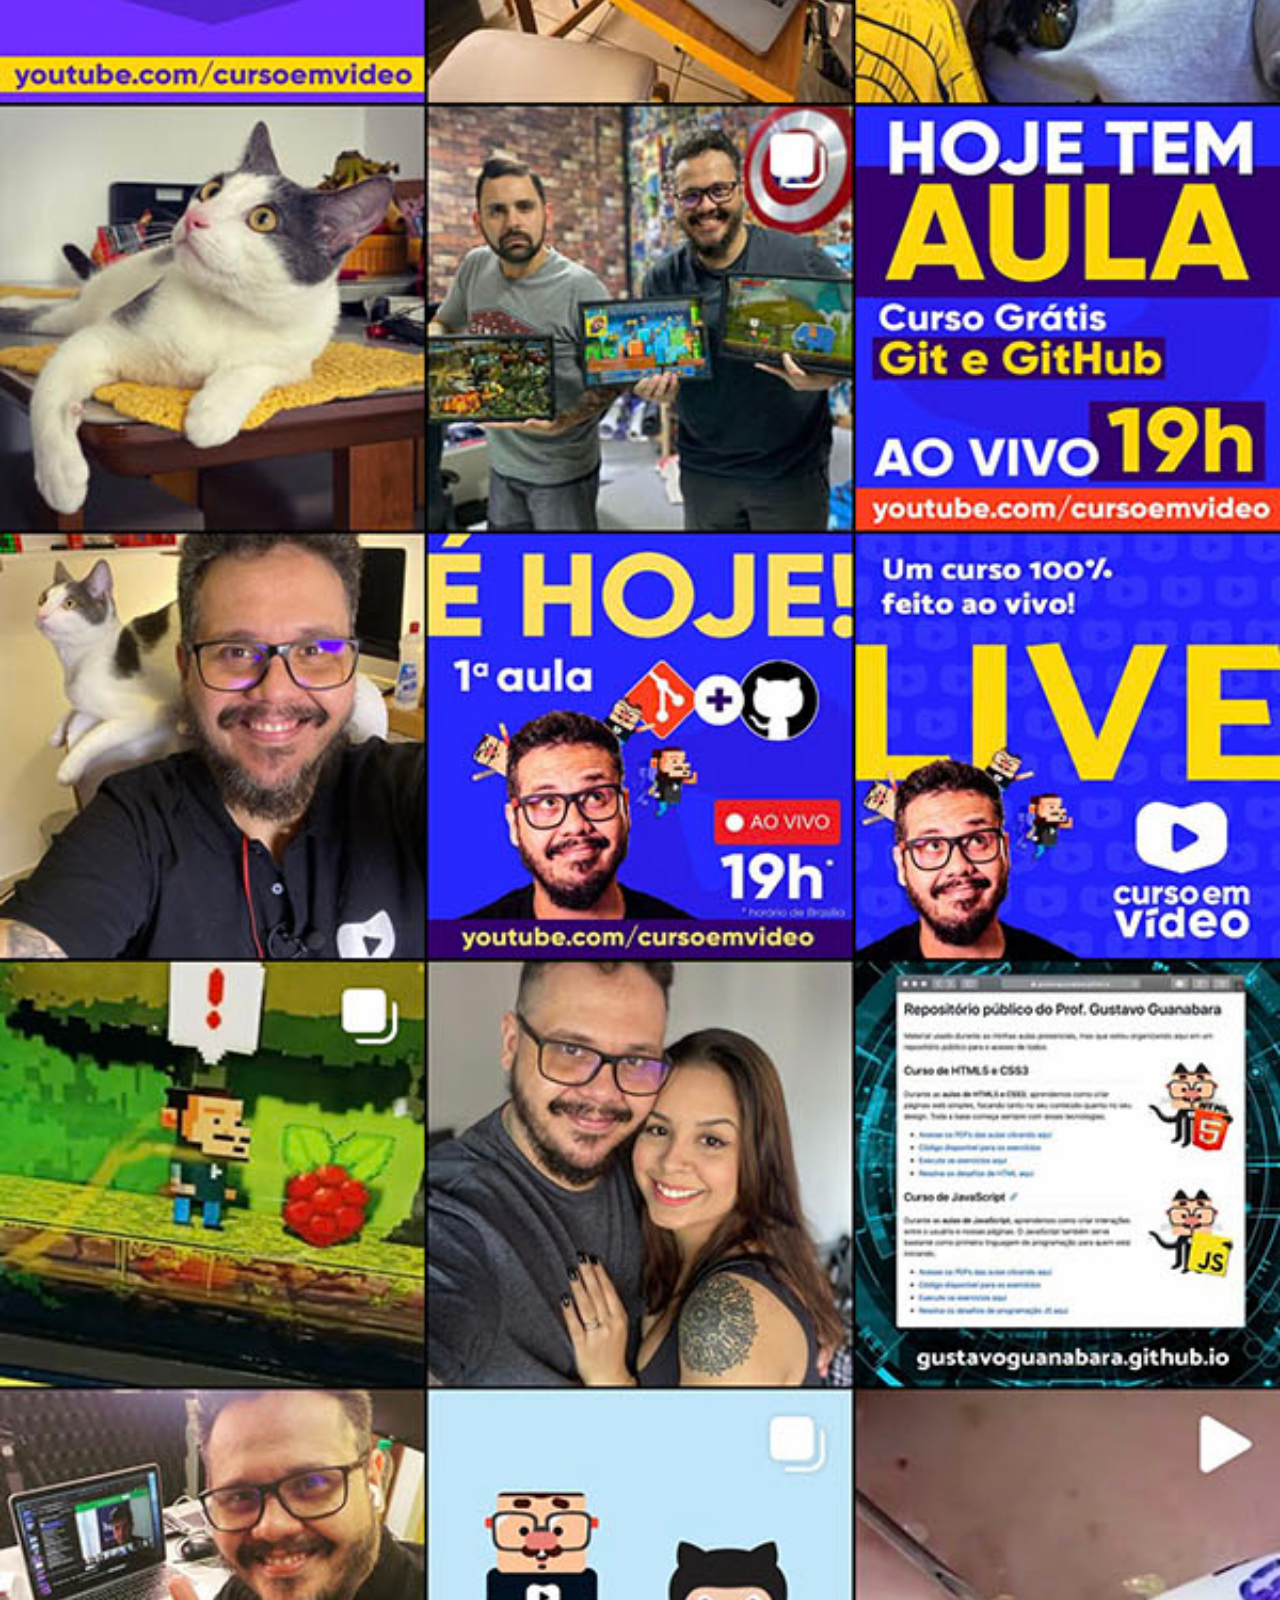
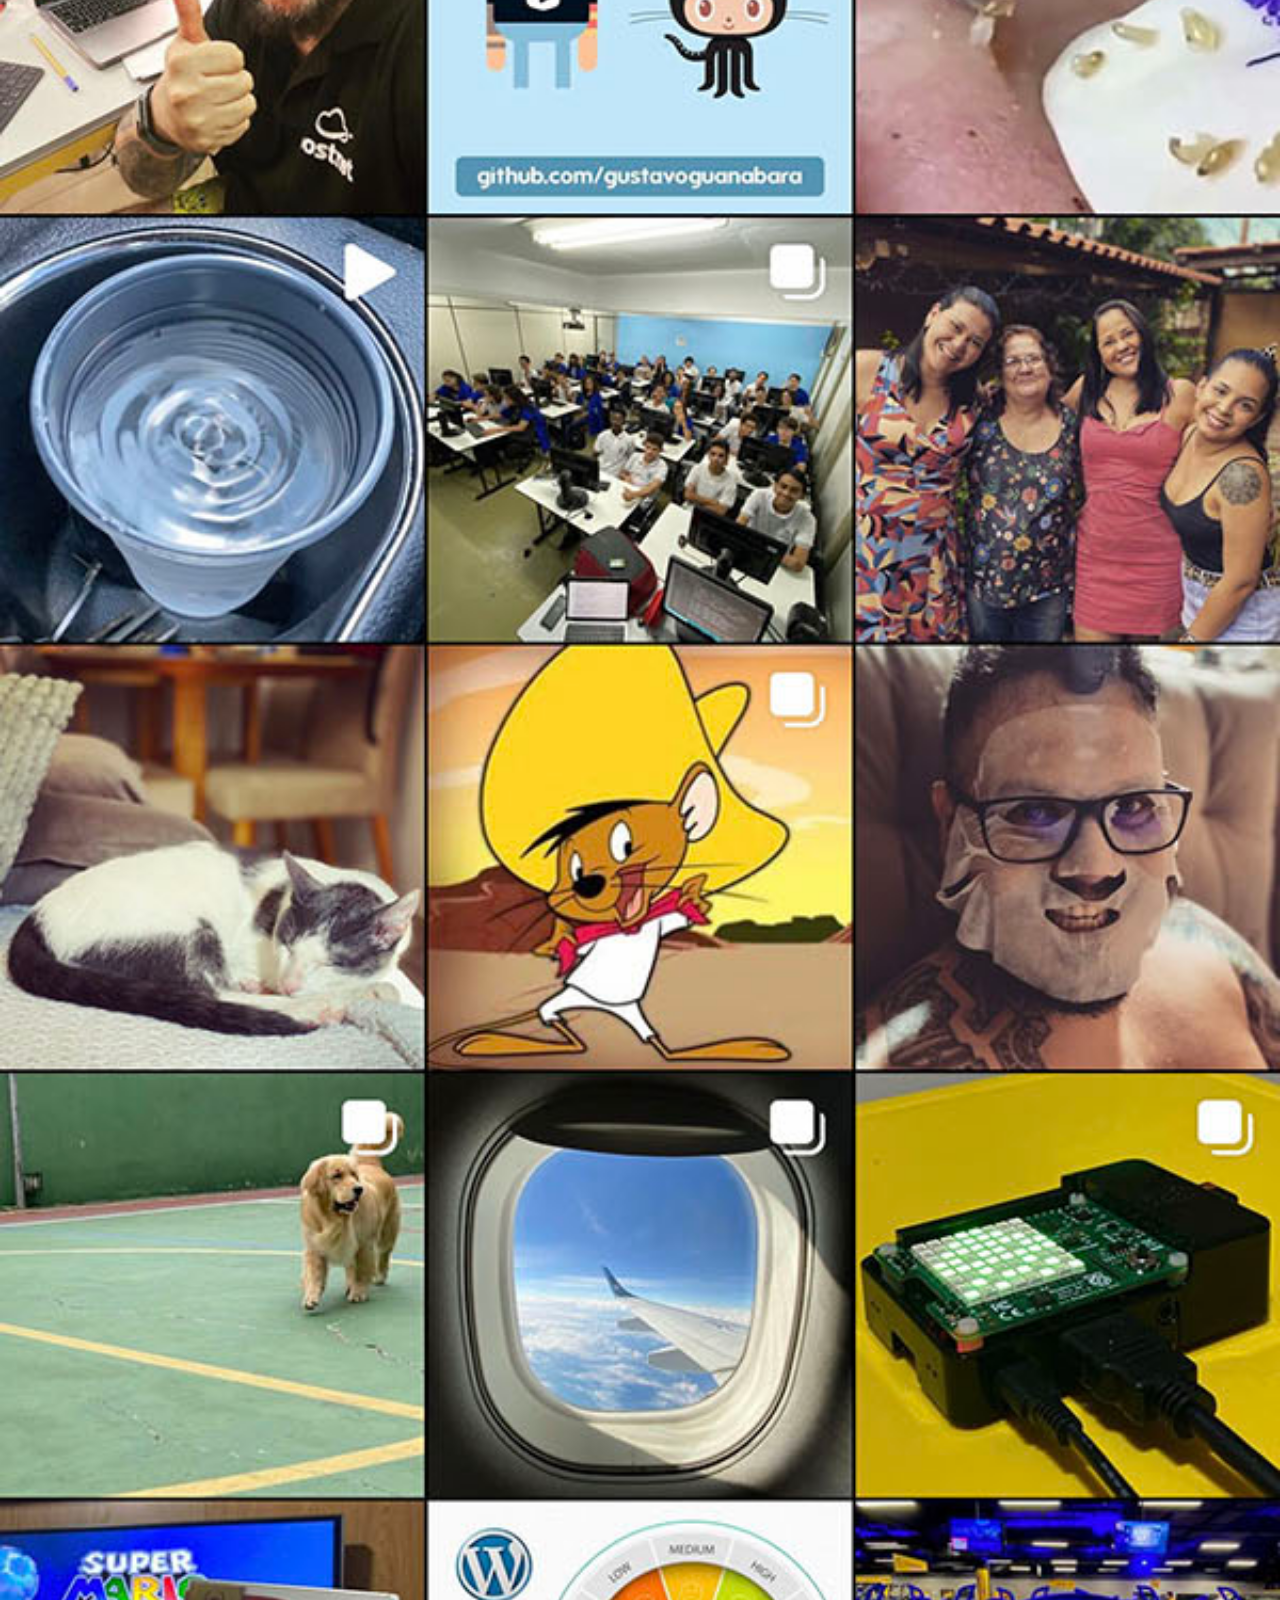
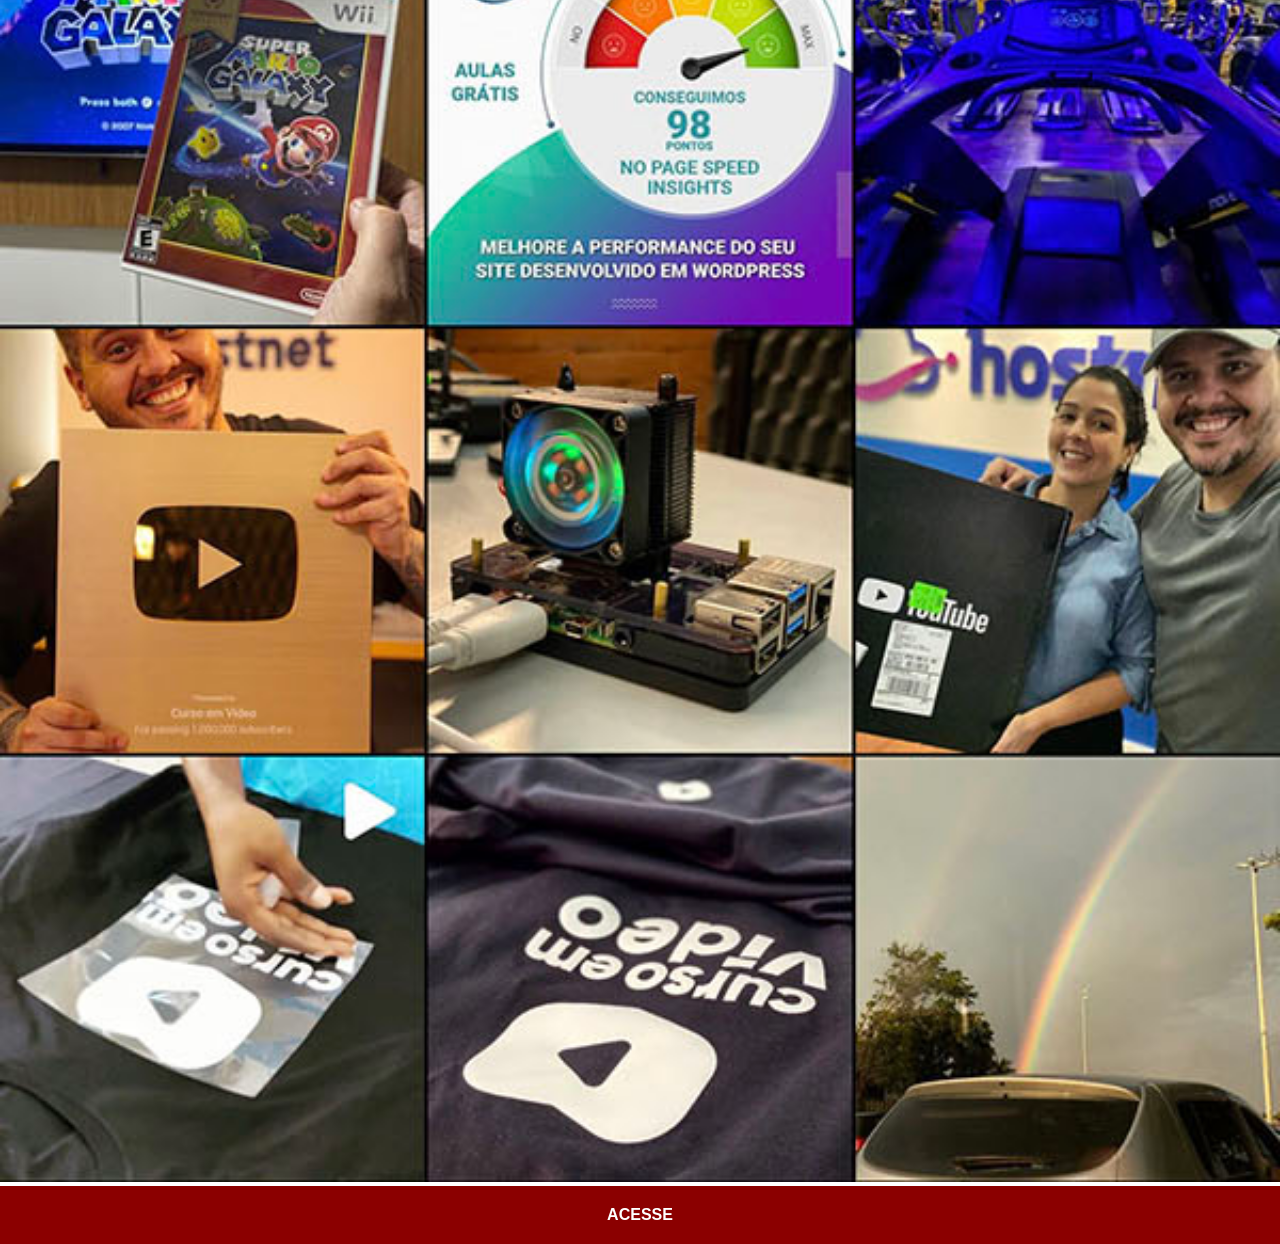
<file: instagram.html>
<!DOCTYPE html>
<html lang="pt-br">
<head>
    <meta charset="UTF-8">
    <meta name="viewport" content="width=device-width, initial-scale=1.0">
    <title>Instagram</title>
    <link rel="stylesheet" href="estilos/social.css">
</head>
<body>
    <img src="imagens/tela-instagram.jpg" alt="">
    <a href="https://www.instagram.com/gustavoguanabara/" target="_blank">ACESSE</a>
</body>
</html>
</file>
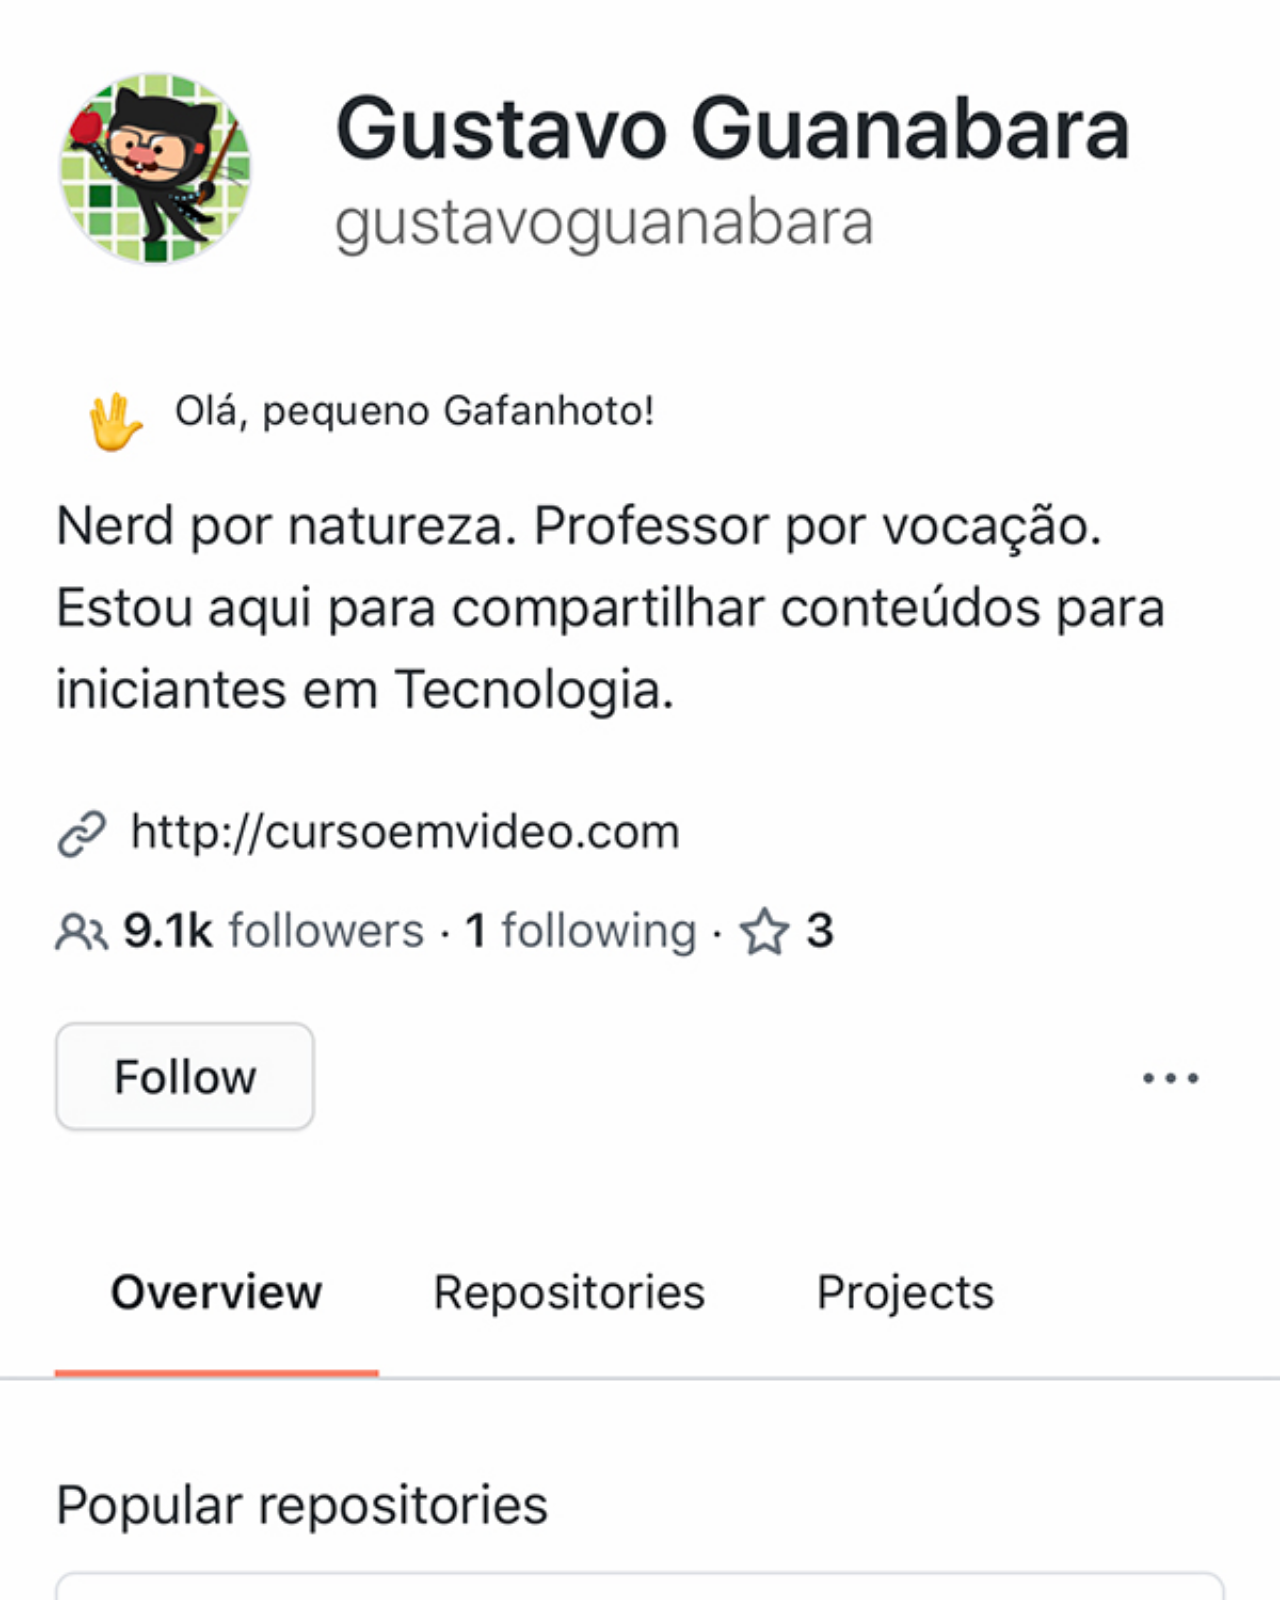
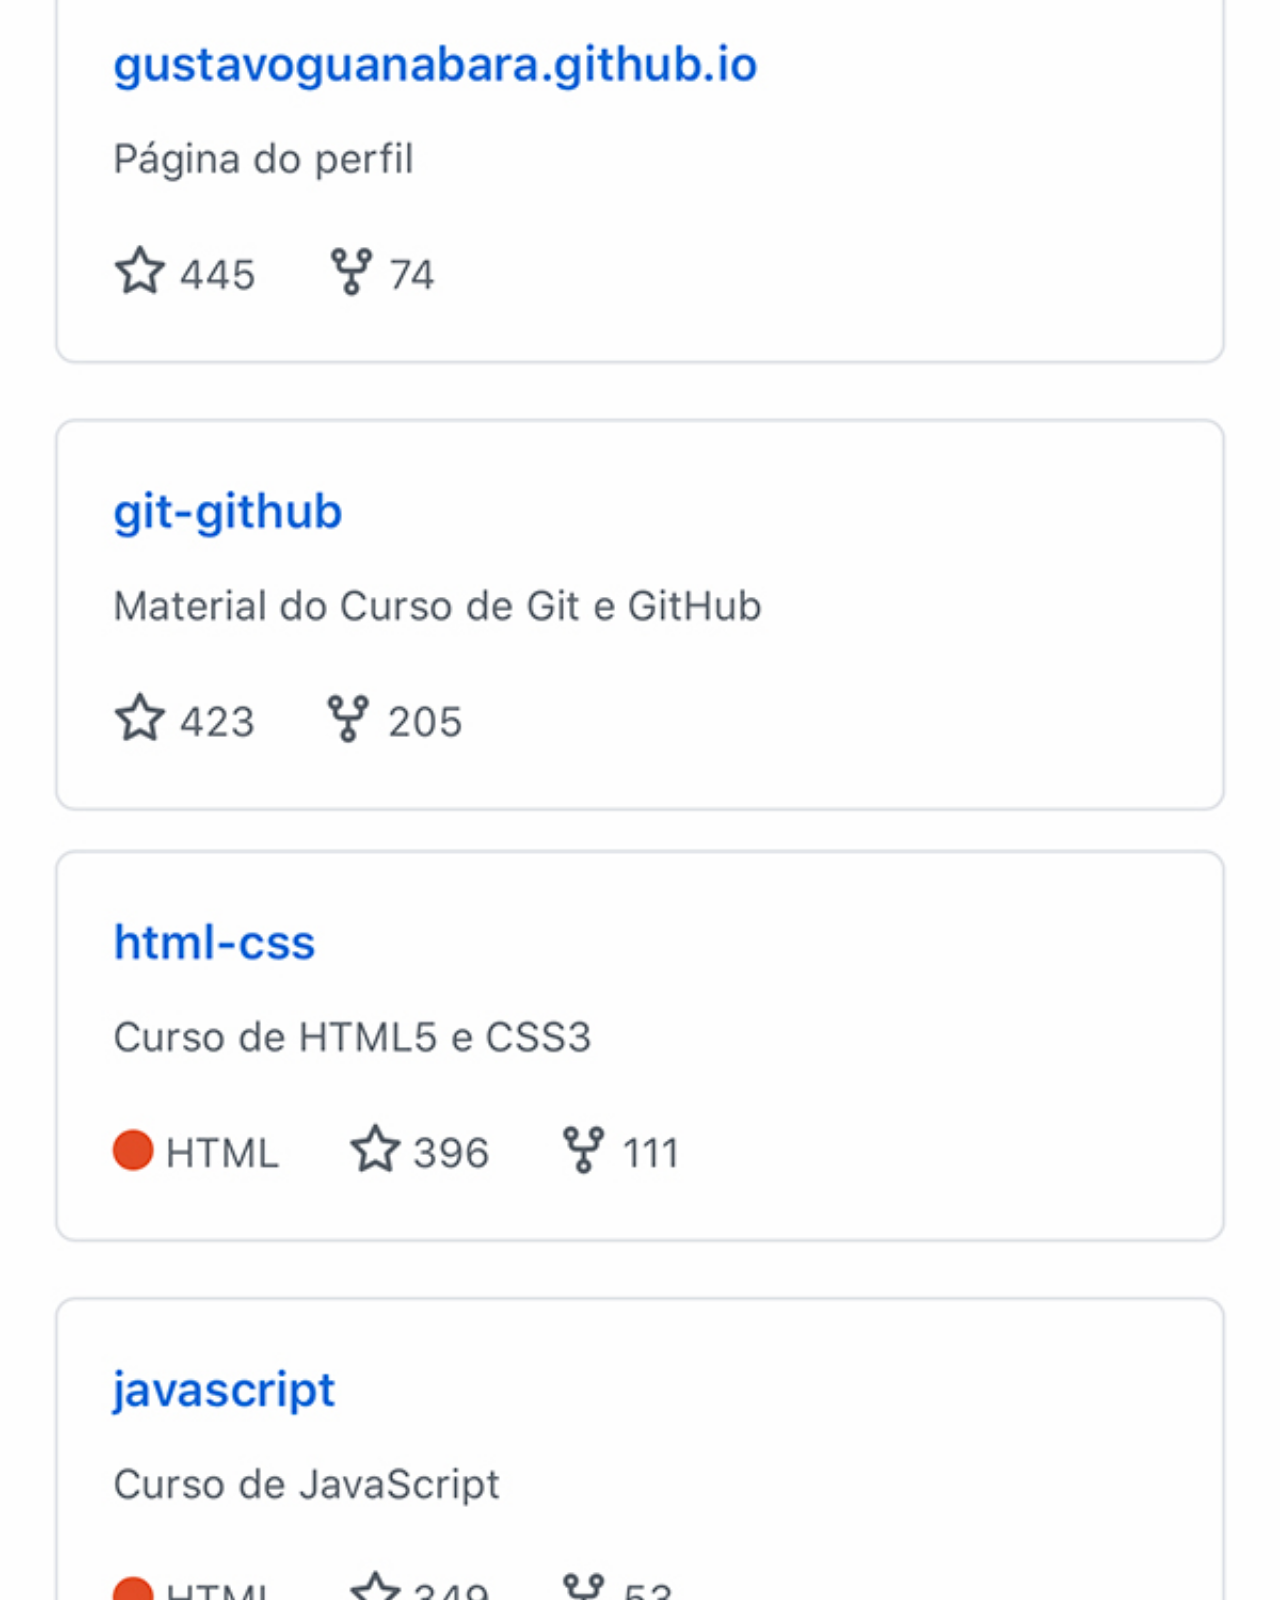
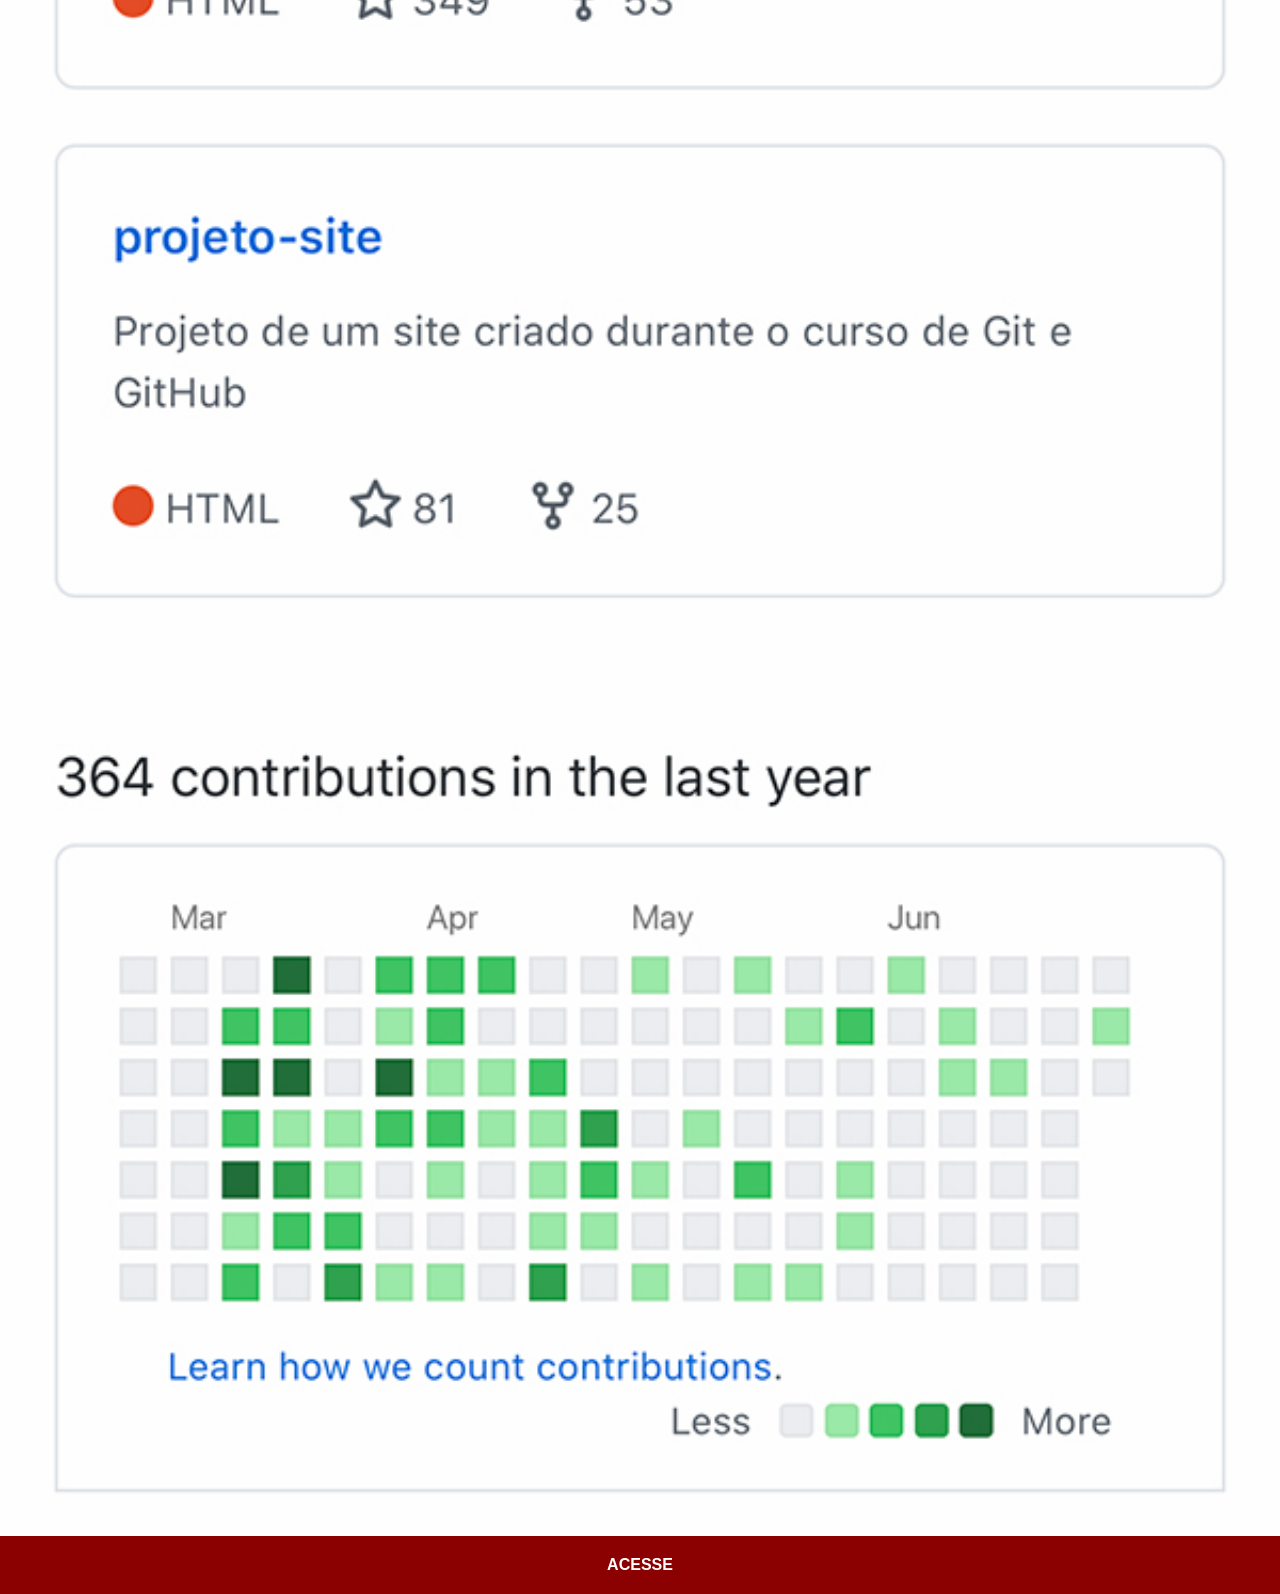
<file: twitter.html>
<!DOCTYPE html>
<html lang="pt-br">
<head>
    <meta charset="UTF-8">
    <meta name="viewport" content="width=device-width, initial-scale=1.0">
    <title>Twitter</title>
    <link rel="stylesheet" href="estilos/social.css">
</head>
<body>
    <img src="imagens/tela-github.jpg" alt="">
    <a href="https://x.com/guanabara" target="_blank">ACESSE</a>
</body>
</html>
</file>
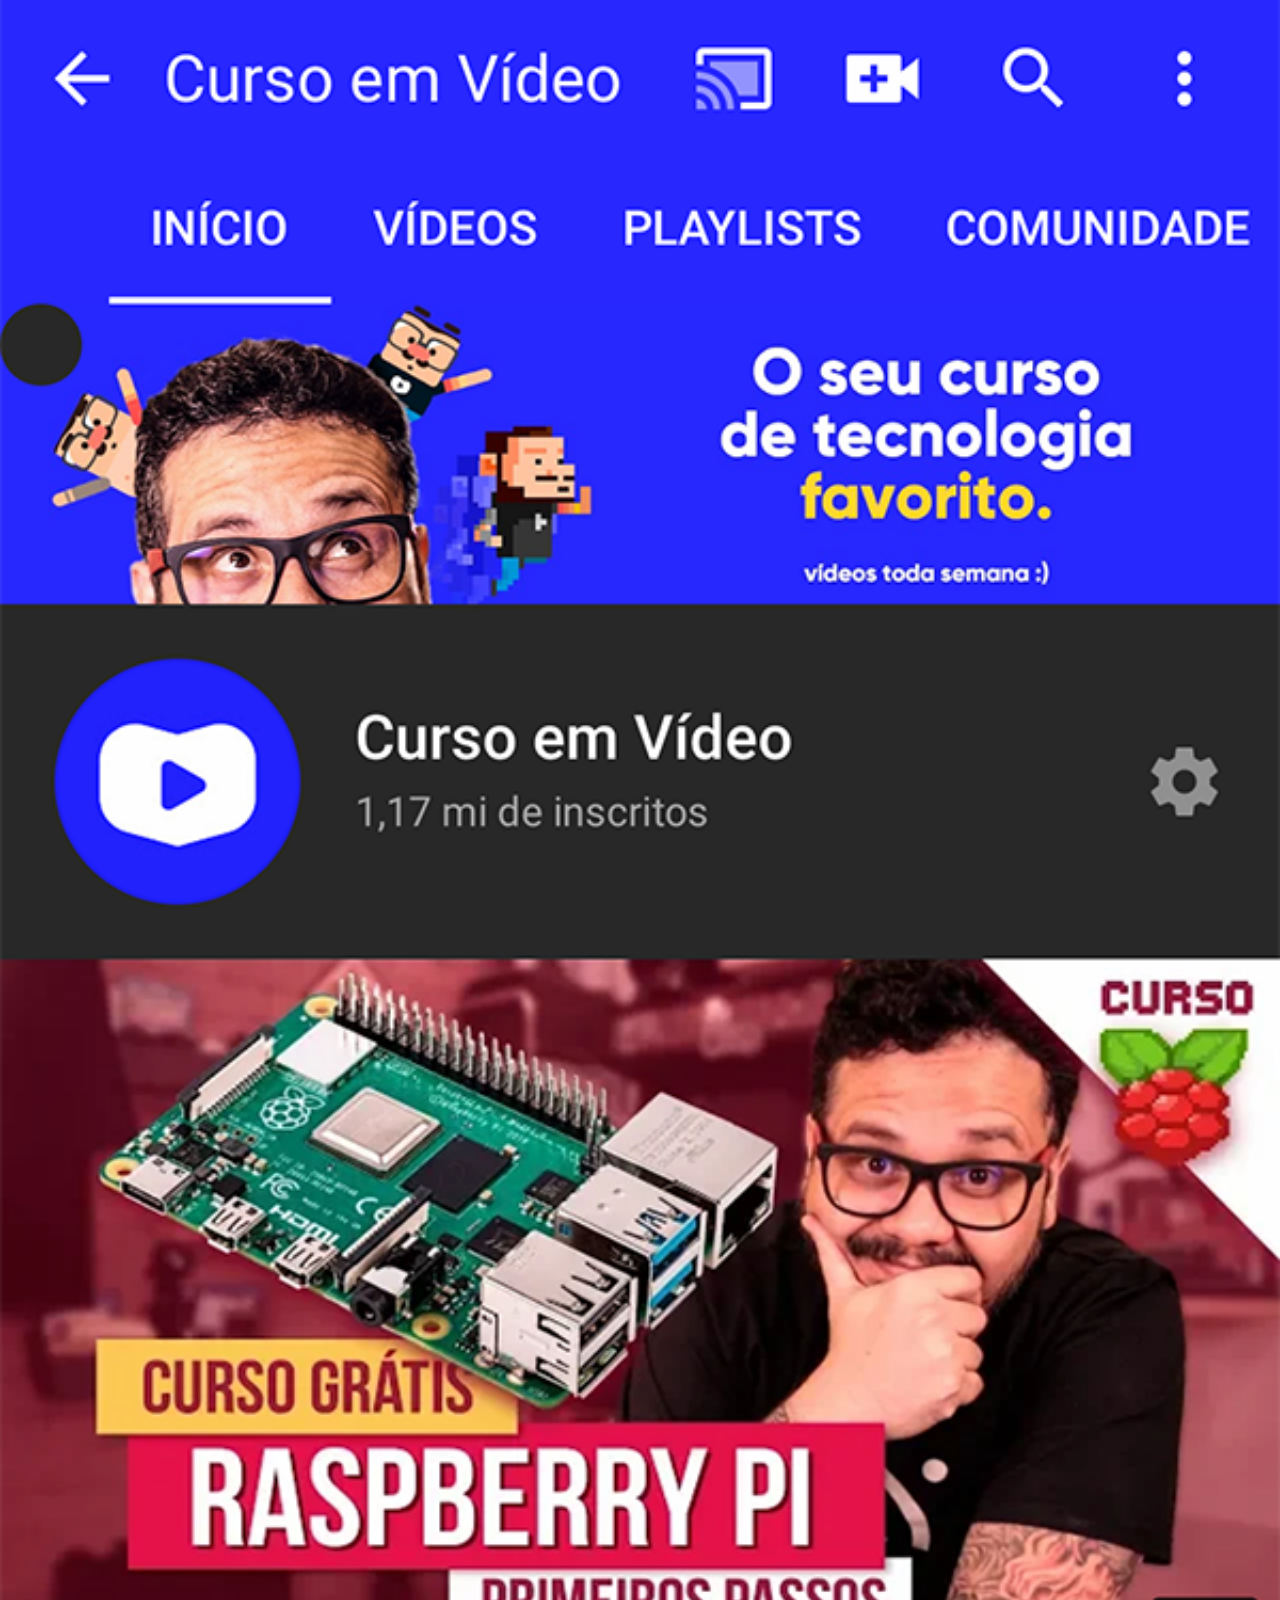
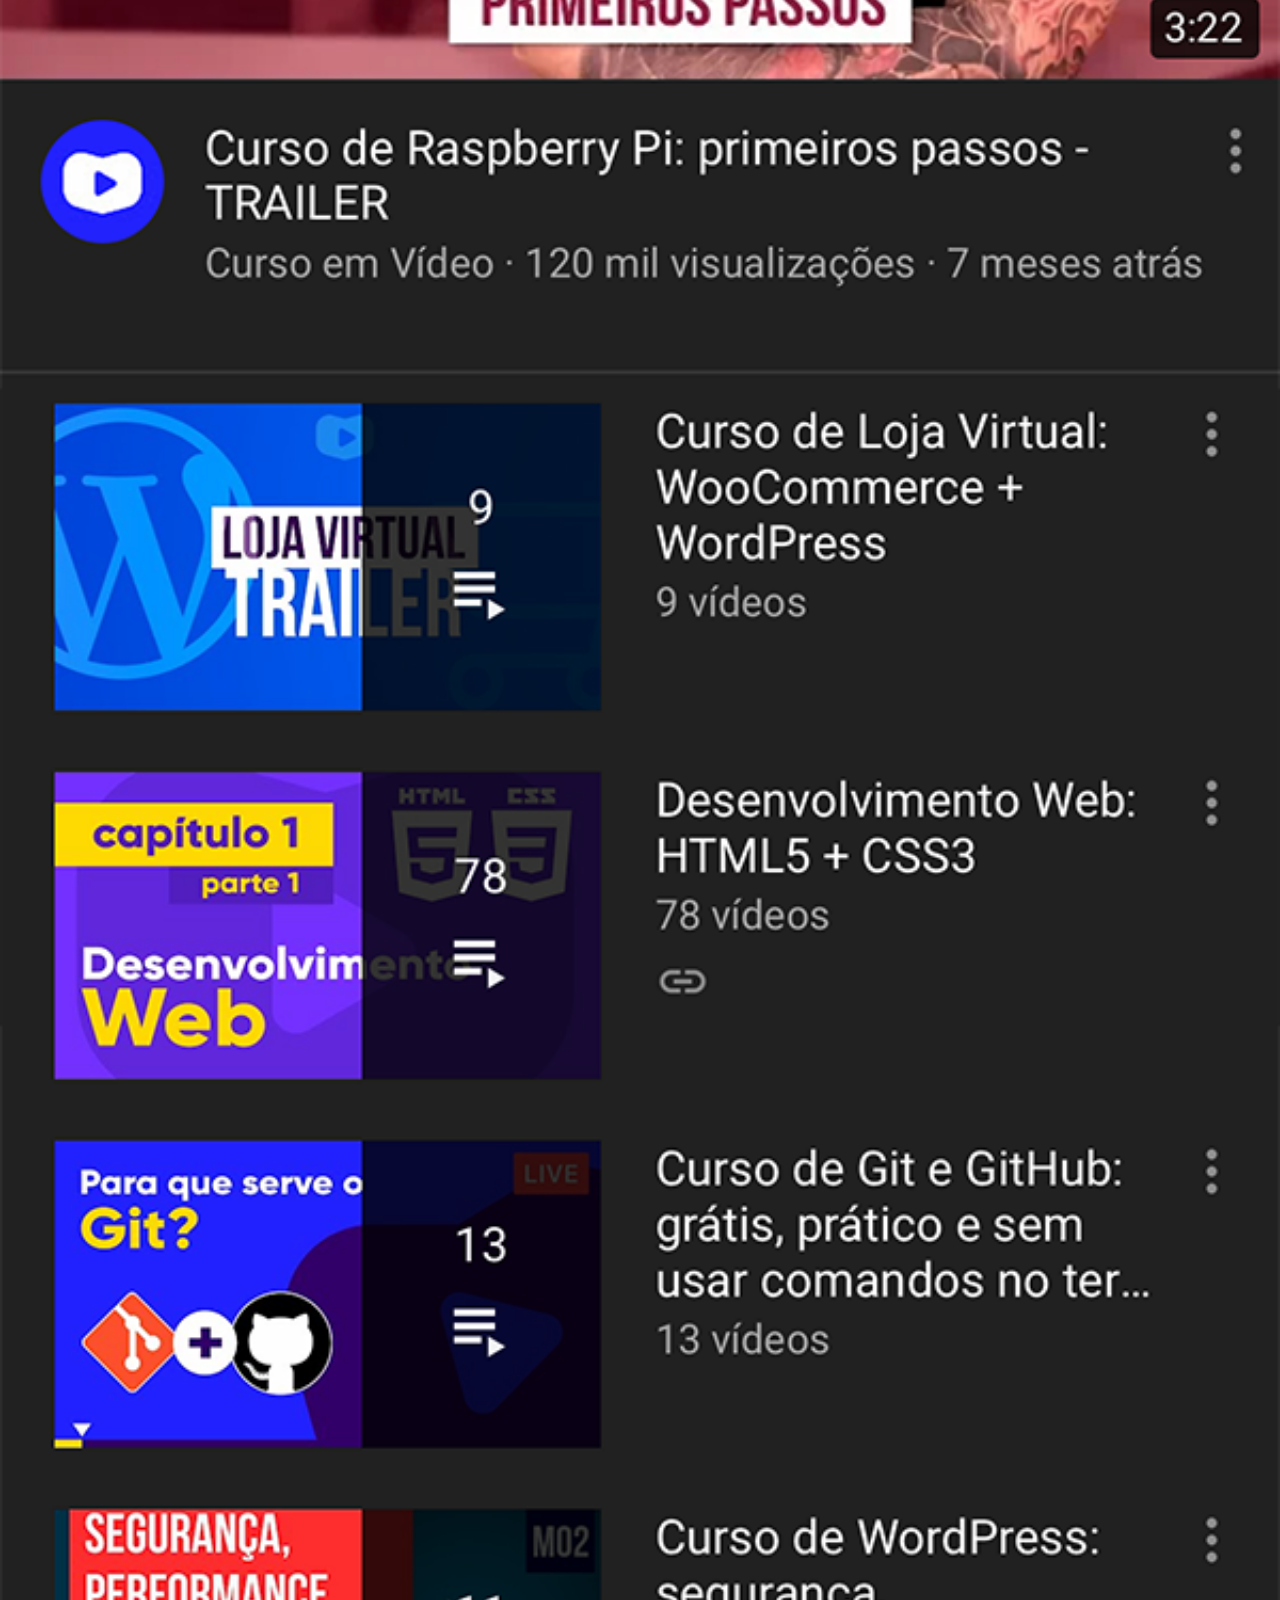
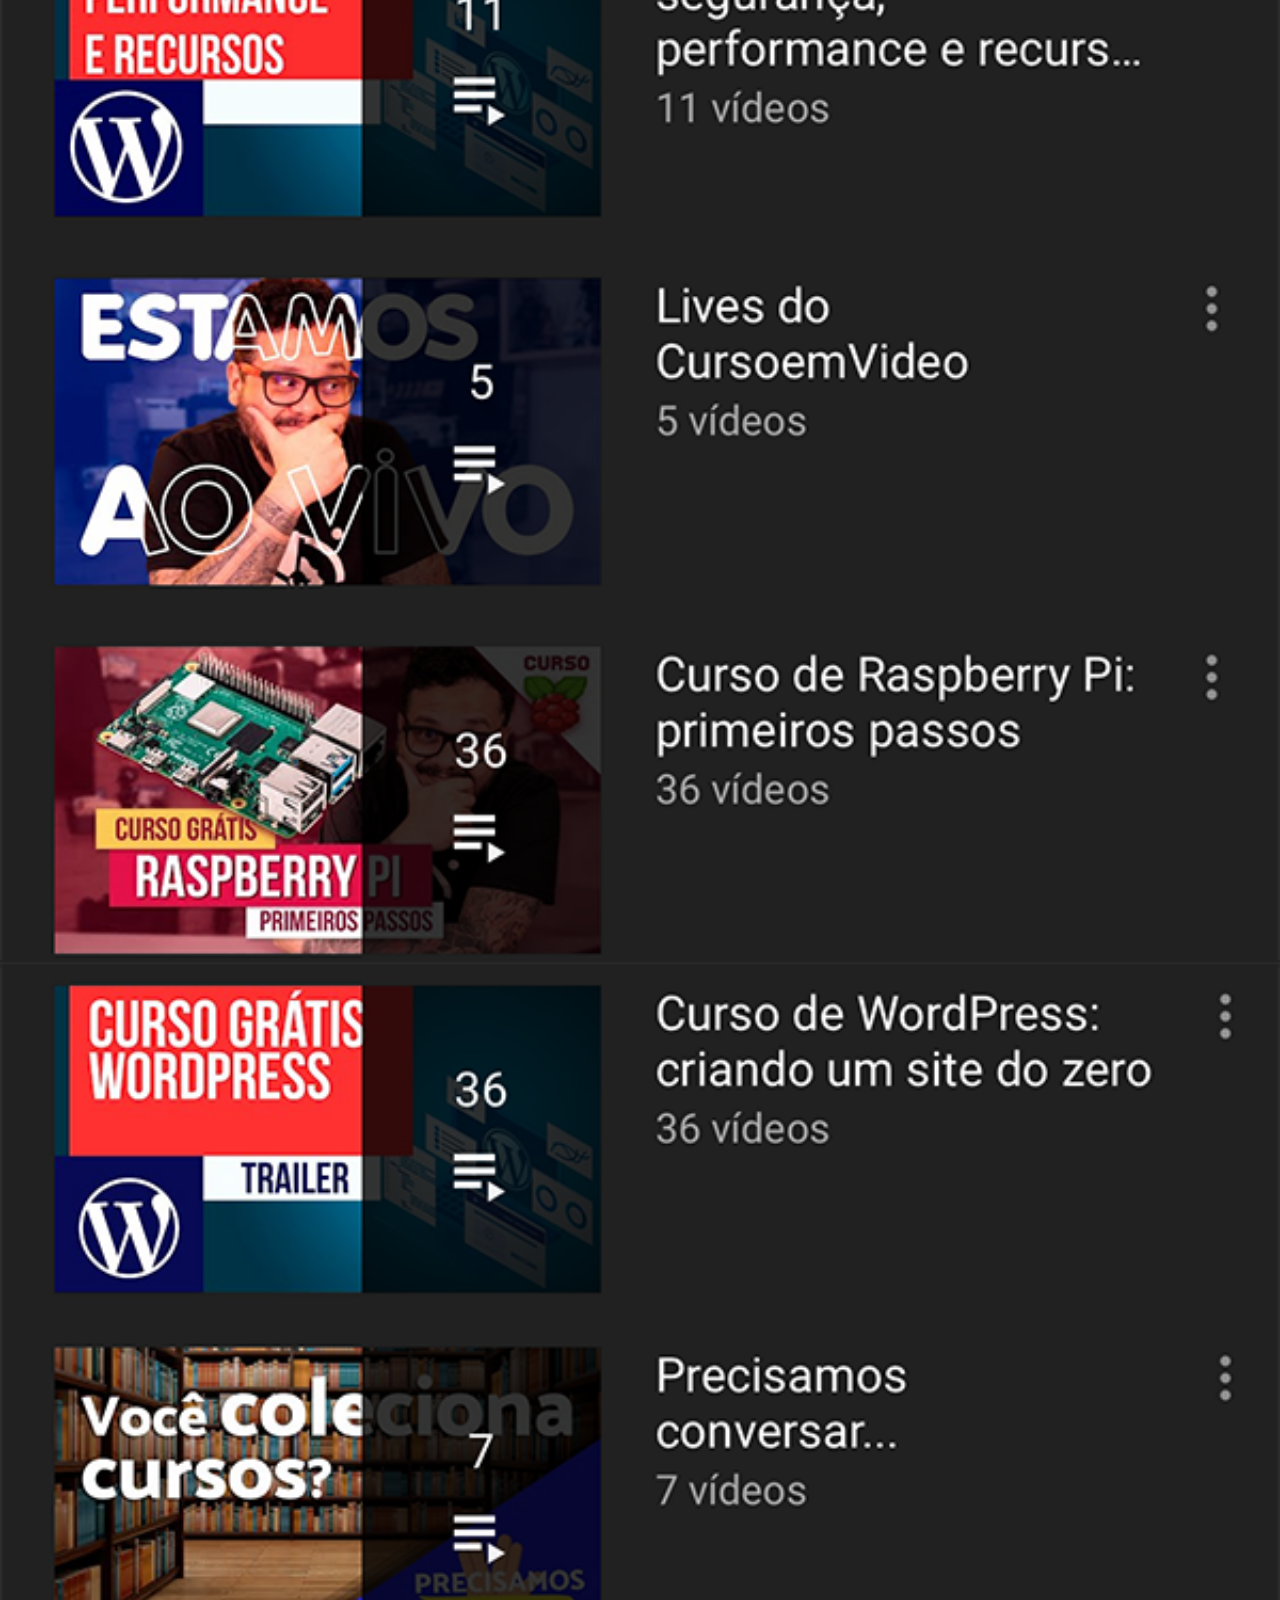
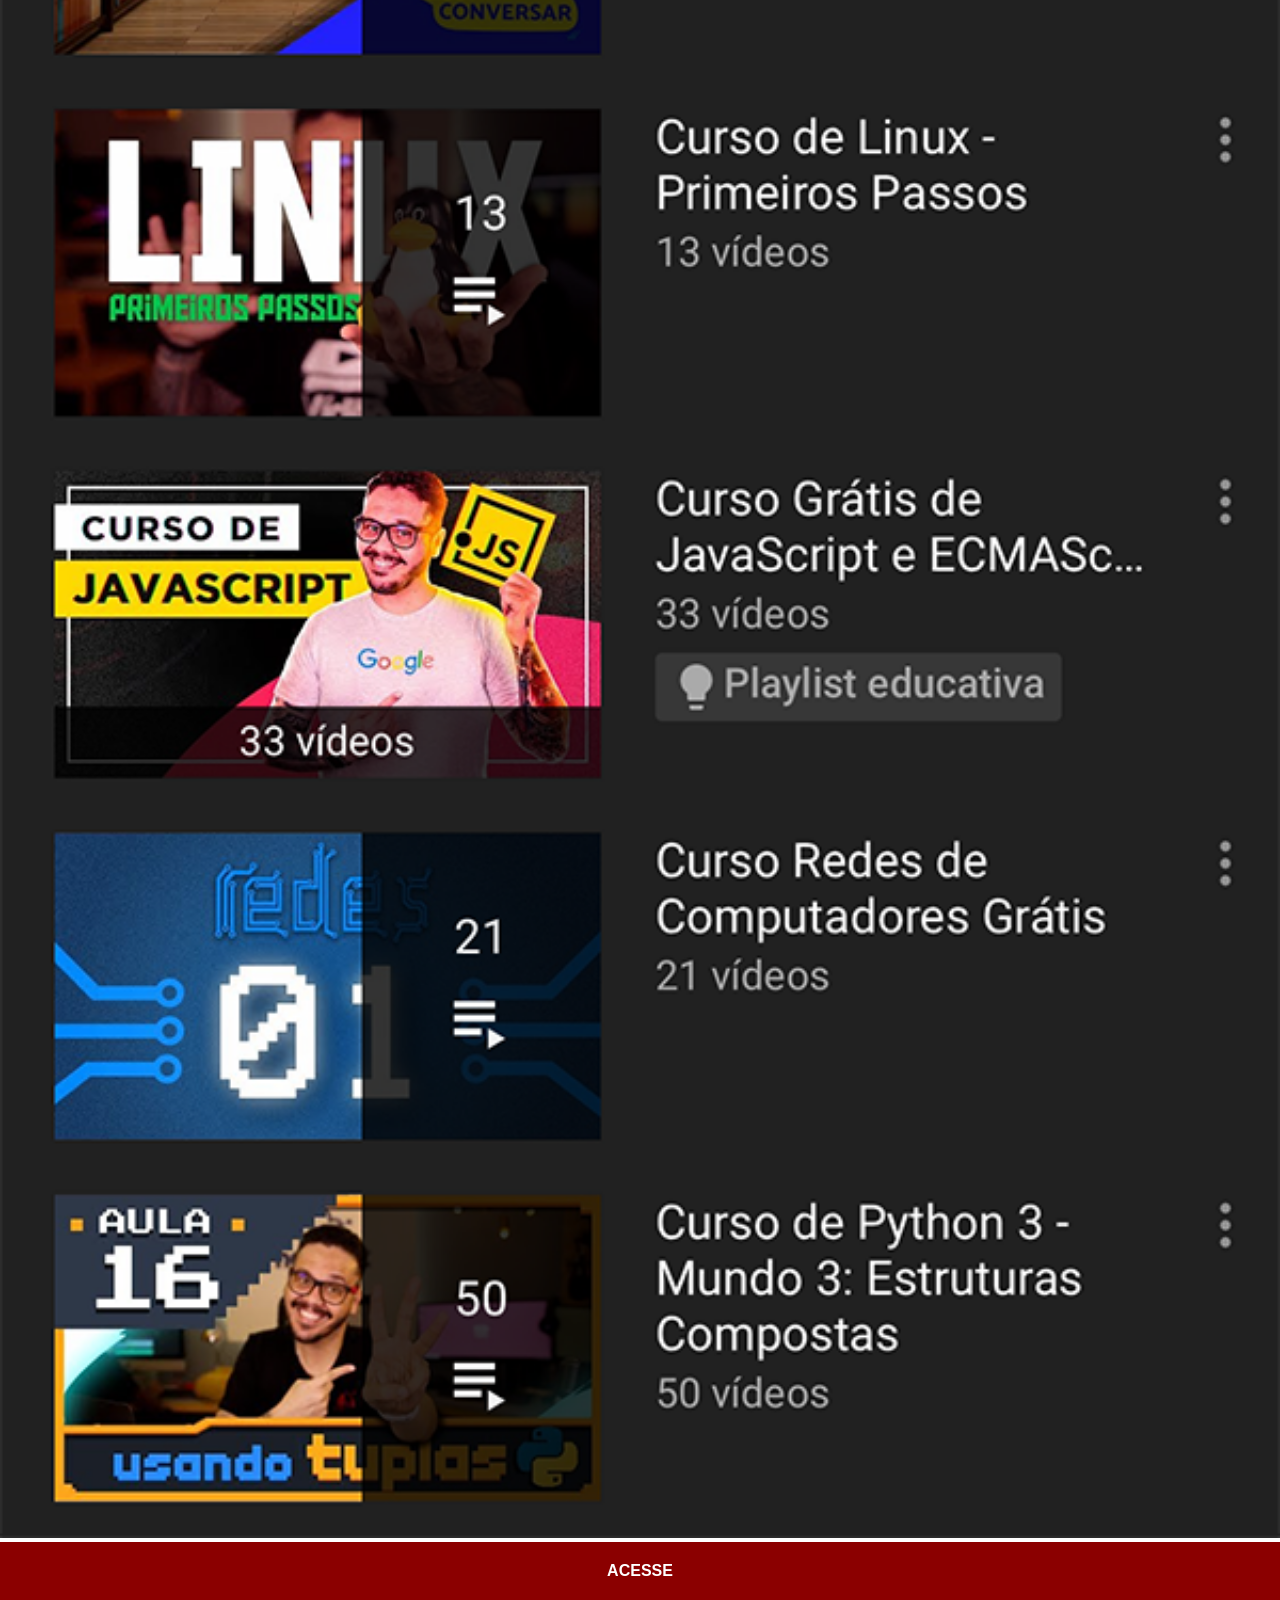
<file: youtube.html>
<!DOCTYPE html>
<html lang="pt-br">
<head>
    <meta charset="UTF-8">
    <meta name="viewport" content="width=device-width, initial-scale=1.0">
    <title>Youtube</title>
    <link rel="stylesheet" href="estilos/social.css">
</head>
<body>
    <img src="imagens/tela-youtube.png" alt="">
    <a href="https://www.youtube.com/@cursoemvideo/playlists" target="_blank">ACESSE</a>
</body>
</html>
</file>
<file: estilos/style.css>
@charset "UTF-8";

*{
    margin: 0px;
    padding: 0px;
    font-family: Arial, Helvetica, sans-serif;
}

html,body{
    height: 100vh;
    width: 100vw;
    background-color: black;
}

body{
    background: url('../imagens/fundo-madeira.jpg') no-repeat top center;
    background-size: cover;
    background-attachment: fixed;
}

main{
    position: relative;
    height: 100vh;
}

section#telefone{
    position: absolute;
    top: 50%;
    left: 50%;
    transform: translate(-50%, -50%);

    height: 627px;
    width: 311px;
    background: url('../imagens/frame-iphone.png') no-repeat; 
}

iframe#tela{
    position:relative;
    top: 80px;
    left: 22px;
    width: 267px;
    height: 471px;
}

section#redes-sociais{
    text-align: right;
}

section#redes-sociais img{
    width: 50px;
    margin: 10px;
    border-radius: 50%;
    box-shadow: 2px 2px 5px rgba(0, 0, 0, 0.400);
    box-sizing: border-box;
}

section#redes-sociais img:hover{
    border: 2px solid rgba(255, 255, 255, 0.562);
    transform:translate(-3px, -3px);
    box-shadow: 5px 5px 10px rgba(0, 0, 0, 0.514);
    transition: transform 0.4s, border 0.9s;
}
</file>
<file: estilos/social.css>
@charset "UTF-8";

*{
    margin: 0px;
    padding:0px;
    font-family: Arial, Helvetica, sans-serif;
}

::-webkit-scrollbar{
    width: 0px;
    height: 0px;
}

img{
    width: 100vw;
}

a{
    display: block;
    background-color:darkred;
    color: white;
    padding:20px;
    text-align: center;
    font-weight: bolder;
    text-decoration: none;
}

a:hover{
background-color: red;
}
</file>
